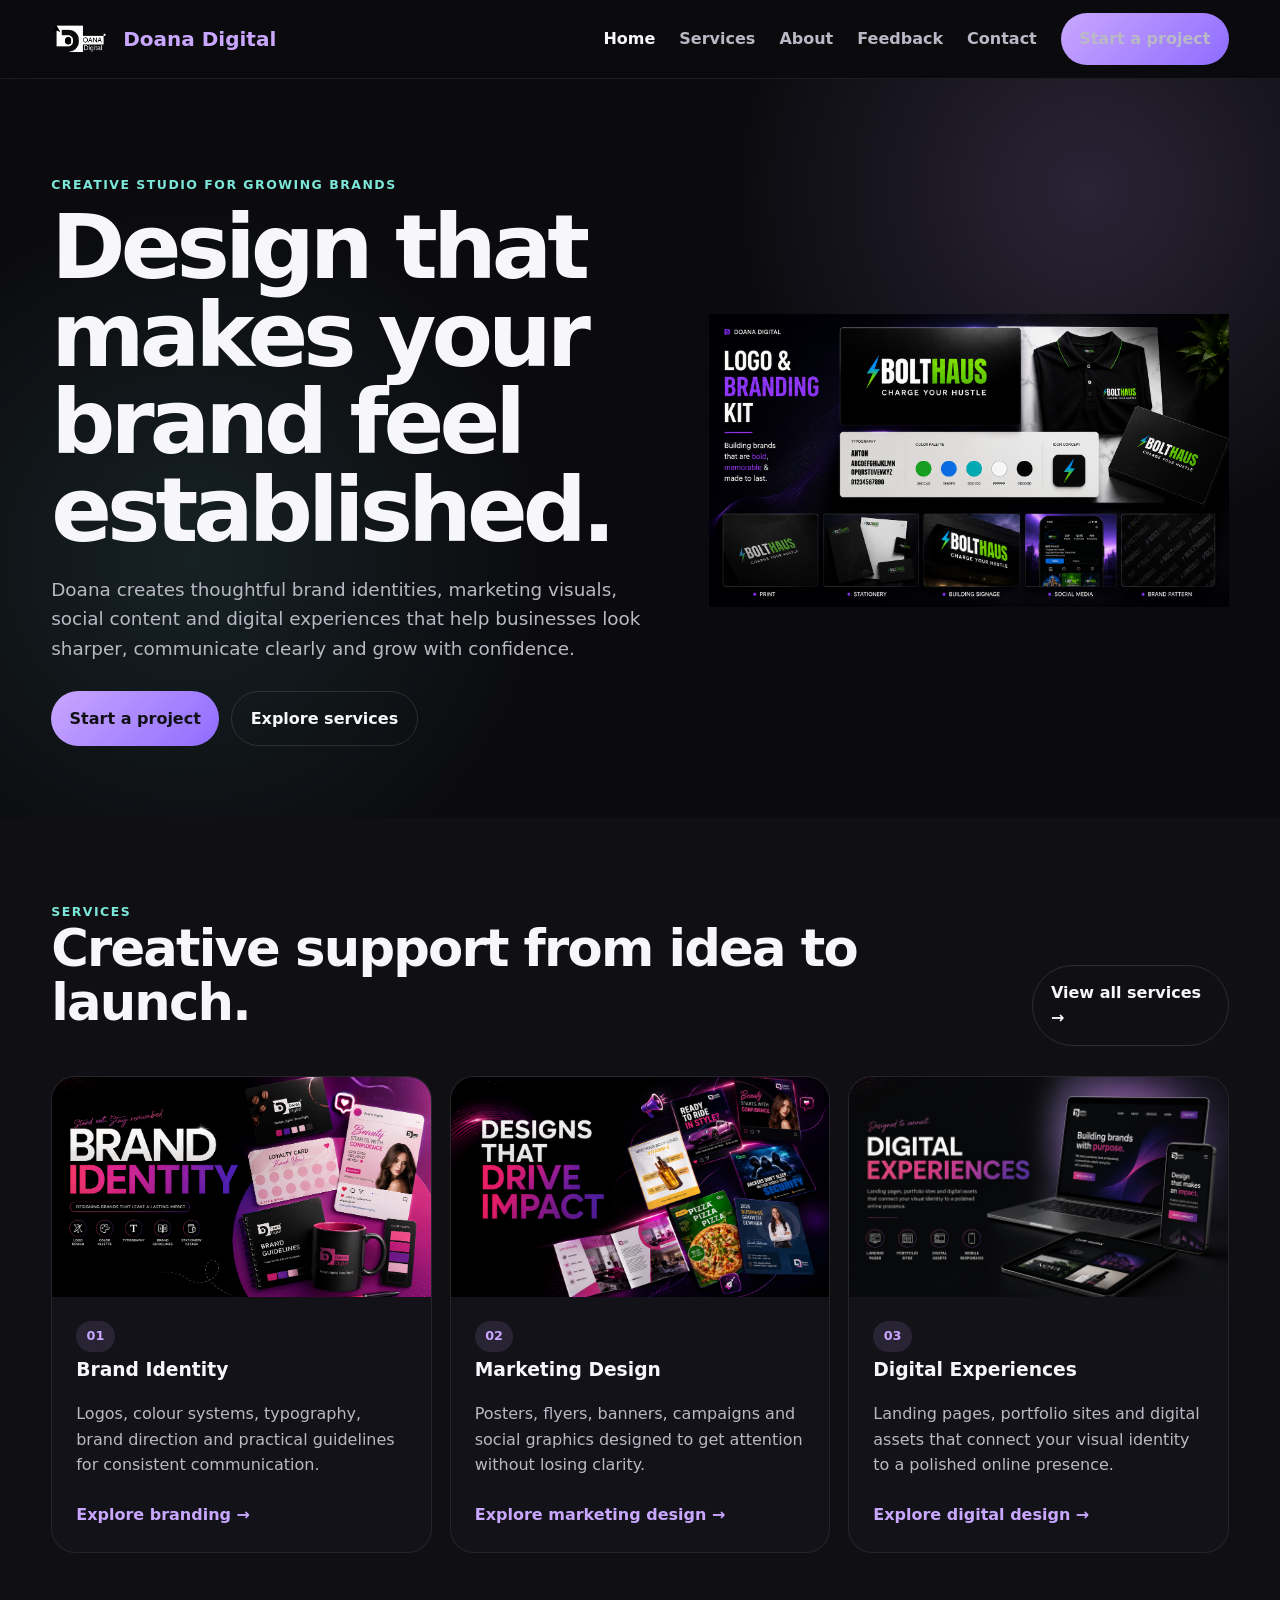
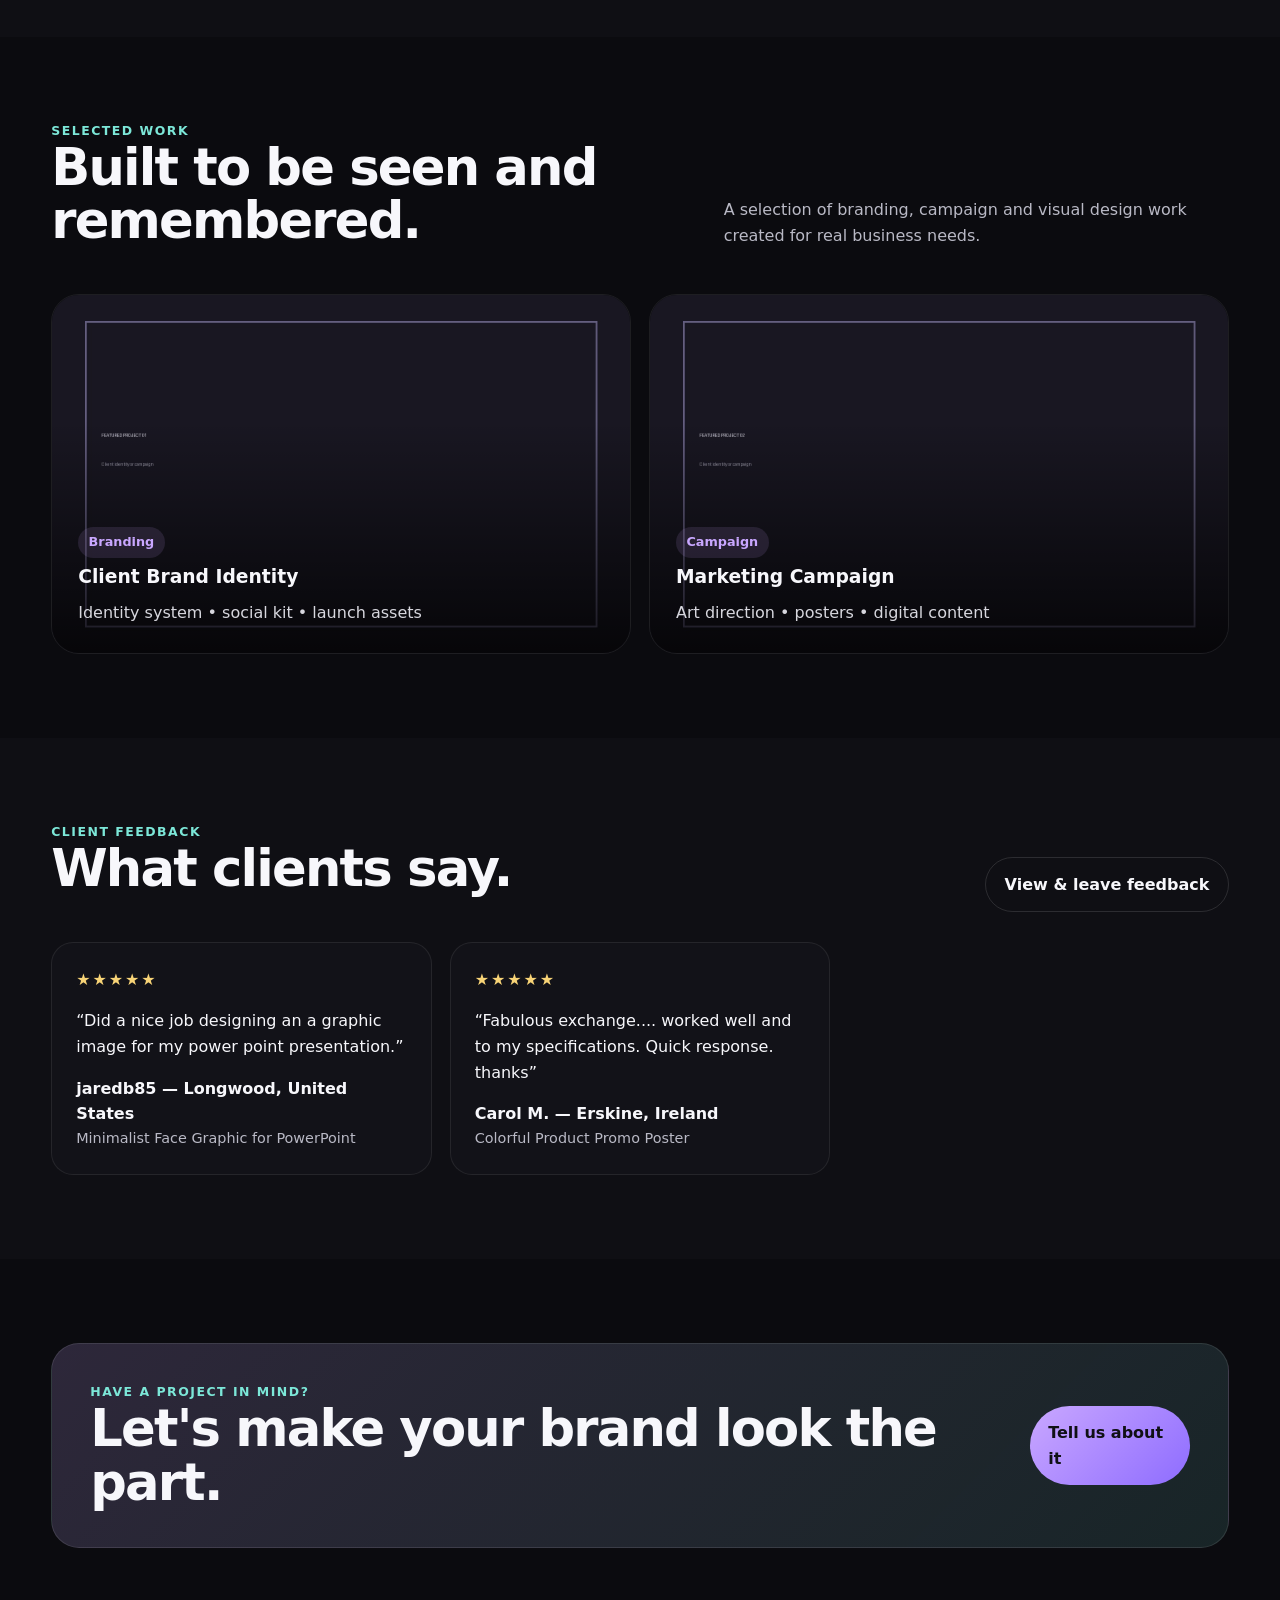
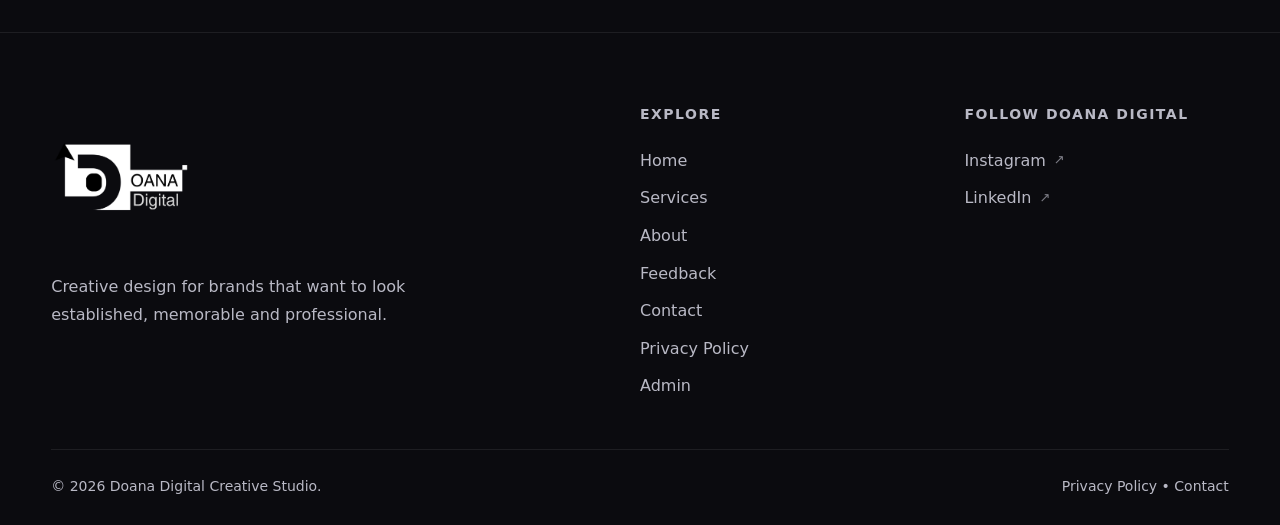
<file: index.html>
<!doctype html>
<html lang="en">

<head>

  <meta charset="utf-8">

  <meta
    name="viewport"
    content="width=device-width, initial-scale=1"
  >

  <meta
    name="description"
    content="Doana Digital is a creative studio helping growing brands with identity, marketing design, social media, print and digital experiences."
  >

  <meta
    name="robots"
    content="index,follow"
  >

  <title>
    Doana Digital — Creative Studio
  </title>

  <link
    rel="stylesheet"
    href="styles.css"
  >

</head>


<body>


<!-- =====================================================
     NAVIGATION
===================================================== -->

<header class="nav">

  <div class="container nav-inner">


    <a
      class="brand"
      href="index.html"
    >

      <img
        src="assets/logo.png"
        alt="Doana Digital logo"
        onerror="this.style.display='none'"
      >

      <span>
        Doana Digital
      </span>

    </a>


    <button
      class="menu-btn"
      aria-label="Open navigation"
      aria-expanded="false"
      type="button"
    >
      ☰
    </button>


    <nav class="nav-links">

      <a
        href="index.html"
        class="active"
      >
        Home
      </a>

      <a href="services.html">
        Services
      </a>

      <a href="about.html">
        About
      </a>

      <a href="feedback.html">
        Feedback
      </a>

      <a href="contact.html">
        Contact
      </a>

      <a
        class="btn btn-primary"
        href="contact.html"
      >
        Start a project
      </a>

    </nav>

  </div>

</header>



<!-- =====================================================
     MAIN
===================================================== -->

<main>


<!-- =====================================================
     HERO
===================================================== -->

<section class="hero">

  <div class="container hero-grid">


    <!-- HERO COPY -->

    <div>

      <div class="kicker">
        Creative studio for growing brands
      </div>


      <h1>
        Design that makes your brand feel established.
      </h1>


      <p class="lead">

        Doana creates thoughtful brand identities,
        marketing visuals, social content and digital
        experiences that help businesses look sharper,
        communicate clearly and grow with confidence.

      </p>


      <div class="hero-actions">

        <a
          class="btn btn-primary"
          href="contact.html"
        >
          Start a project
        </a>


        <a
          class="btn"
          href="#services"
        >
          Explore services
        </a>

      </div>

    </div>



    <!-- HERO SLIDER -->

    <div class="hero-slider">


      <div class="hero-slide active">

        <img
          src="assets/hero/branding.png"
          alt="Doana Digital branding and identity work"
        >

      </div>


      <div class="hero-slide">

        <img
          src="assets/hero/business-cards.png"
          alt="Doana Digital business card design work"
        >

      </div>


      <div class="hero-slide">

        <img
          src="assets/hero/billboards-standees.png"
          alt="Doana Digital billboard and standee designs"
        >

      </div>


      <div class="hero-slide">

        <img
          src="assets/hero/social-media.png"
          alt="Doana Digital social media design work"
        >

      </div>


    </div>


  </div>

</section>



<!-- =====================================================
     SERVICES
===================================================== -->

<section
  class="section section-alt"
  id="services"
>

  <div class="container">


    <div class="section-head">

      <div>

        <div class="kicker">
          Services
        </div>


        <h2>
          Creative support from idea to launch.
        </h2>

      </div>


      <a
        class="btn"
        href="services.html"
      >
        View all services →
      </a>

    </div>



    <div class="cards">


      <!-- BRAND IDENTITY -->

      <article class="card">

        <img
          src="assets/BrandIdentity.png"
          alt="Brand identity design work by Doana Digital"
          loading="lazy"
        >


        <div class="card-body">

          <span class="tag">
            01
          </span>


          <h3>
            Brand Identity
          </h3>


          <p>

            Logos, colour systems, typography,
            brand direction and practical guidelines
            for consistent communication.

          </p>


          <a
            class="service-link"
            href="services.html"
          >
            Explore branding →
          </a>

        </div>

      </article>



      <!-- MARKETING DESIGN -->

      <article class="card">

        <img
          src="assets/MarketingDesign.png"
          alt="Marketing design work by Doana Digital"
          loading="lazy"
        >


        <div class="card-body">

          <span class="tag">
            02
          </span>


          <h3>
            Marketing Design
          </h3>


          <p>

            Posters, flyers, banners, campaigns
            and social graphics designed to get
            attention without losing clarity.

          </p>


          <a
            class="service-link"
            href="services.html"
          >
            Explore marketing design →
          </a>

        </div>

      </article>



      <!-- DIGITAL EXPERIENCES -->

      <article class="card">

        <img
          src="assets/DigitalExperiences.png"
          alt="Digital experience design work by Doana Digital"
          loading="lazy"
        >


        <div class="card-body">

          <span class="tag">
            03
          </span>


          <h3>
            Digital Experiences
          </h3>


          <p>

            Landing pages, portfolio sites and
            digital assets that connect your visual
            identity to a polished online presence.

          </p>


          <a
            class="service-link"
            href="services.html"
          >
            Explore digital design →
          </a>

        </div>

      </article>


    </div>

  </div>

</section>



<!-- =====================================================
     SELECTED WORK
===================================================== -->

<section class="section">

  <div class="container">


    <div class="section-head">

      <div>

        <div class="kicker">
          Selected work
        </div>


        <h2>
          Built to be seen and remembered.
        </h2>

      </div>


      <p>

        A selection of branding, campaign and
        visual design work created for real
        business needs.

      </p>

    </div>



    <div class="work-grid">


      <!-- PROJECT 1 -->

      <article class="work">

        <img
          src="assets/project-1.jpg"
          alt="Doana Digital brand identity project"
          loading="lazy"
        >


        <div class="work-content">

          <span class="tag">
            Branding
          </span>


          <h3>
            Client Brand Identity
          </h3>


          <p>
            Identity system • social kit • launch assets
          </p>

        </div>

      </article>



      <!-- PROJECT 2 -->

      <article class="work">

        <img
          src="assets/project-2.jpg"
          alt="Doana Digital marketing campaign project"
          loading="lazy"
        >


        <div class="work-content">

          <span class="tag">
            Campaign
          </span>


          <h3>
            Marketing Campaign
          </h3>


          <p>
            Art direction • posters • digital content
          </p>

        </div>

      </article>


    </div>


  </div>

</section>



<!-- =====================================================
     CLIENT FEEDBACK
===================================================== -->

<section class="section section-alt">

  <div class="container">


    <div class="section-head">

      <div>

        <div class="kicker">
          Client feedback
        </div>


        <h2>
          What clients say.
        </h2>

      </div>


      <a
        class="btn"
        href="feedback.html"
      >
        View & leave feedback
      </a>

    </div>



    <!--
      script.js loads approved Supabase reviews here.
    -->

    <div
      class="review-grid"
      id="homeReviews"
    >

      <p class="note">
        Loading reviews...
      </p>

    </div>


  </div>

</section>



<!-- =====================================================
     CTA
===================================================== -->

<section class="section">

  <div class="container cta">


    <div>

      <div class="kicker">
        Have a project in mind?
      </div>


      <h2
        style="margin-bottom:0;"
      >
        Let's make your brand look the part.
      </h2>

    </div>


    <a
      class="btn btn-primary"
      href="contact.html"
    >
      Tell us about it
    </a>


  </div>

</section>


</main>



<!-- =====================================================
     FOOTER
===================================================== -->

<footer class="site-footer">

  <div class="container">


    <div class="footer-main">


      <!-- BRAND -->

      <div class="footer-brand">

        <img
          src="assets/logo.png"
          alt="Doana Digital"
          class="footer-logo"
        >


        <p>

          Creative design for brands that want to
          look established, memorable and professional.

        </p>

      </div>



      <!-- WEBSITE LINKS -->

      <div class="footer-links">

        <h4>
          Explore
        </h4>


        <a href="index.html">
          Home
        </a>


        <a href="services.html">
          Services
        </a>


        <a href="about.html">
          About
        </a>


        <a href="feedback.html">
          Feedback
        </a>


        <a href="contact.html">
          Contact
        </a>


        <a href="privacy.html">
          Privacy Policy
        </a>


        <a href="admin.html">
          Admin
        </a>

      </div>



      <!-- SOCIAL MEDIA -->

      <div class="footer-social">

        <h4>
          Follow Doana Digital
        </h4>


        <a
          href="https://www.instagram.com/doana.digital/"
          target="_blank"
          rel="noopener noreferrer"
          aria-label="Doana Digital on Instagram"
        >

          Instagram

          <span>
            ↗
          </span>

        </a>


        <a
          href="https://www.linkedin.com/company/doanadigital"
          target="_blank"
          rel="noopener noreferrer"
          aria-label="Doana Digital on LinkedIn"
        >

          LinkedIn

          <span>
            ↗
          </span>

        </a>

      </div>


    </div>



    <!-- FOOTER BOTTOM -->

    <div class="footer-bottom">


      <div>

        ©
        <span id="year"></span>
        Doana Digital Creative Studio.

      </div>



      <div class="footer-legal">


        <a href="privacy.html">
          Privacy Policy
        </a>


        <span>
          •
        </span>


        <a href="contact.html">
          Contact
        </a>


      </div>


    </div>


  </div>

</footer>



<!-- =====================================================
     JAVASCRIPT
===================================================== -->

<script src="script.js"></script>

<script src="analytics.js"></script>


</body>

</html>
</file>
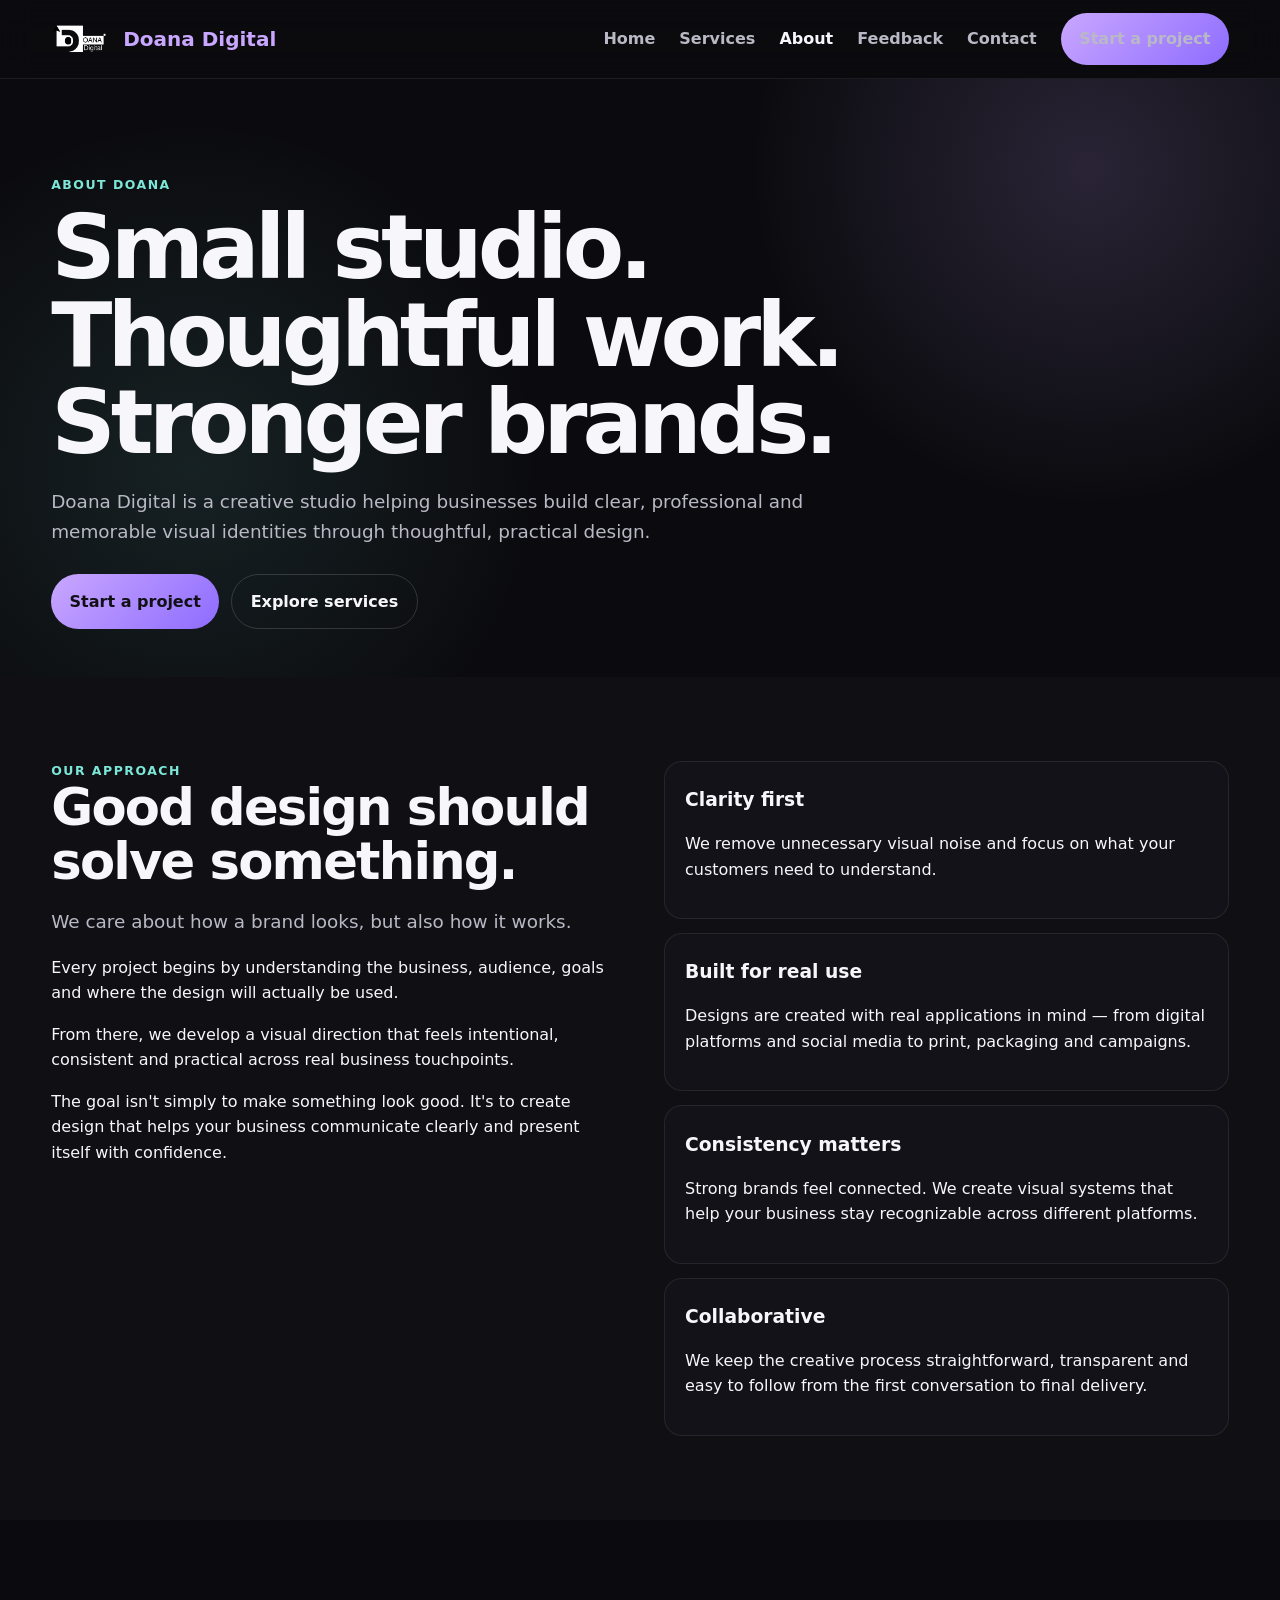
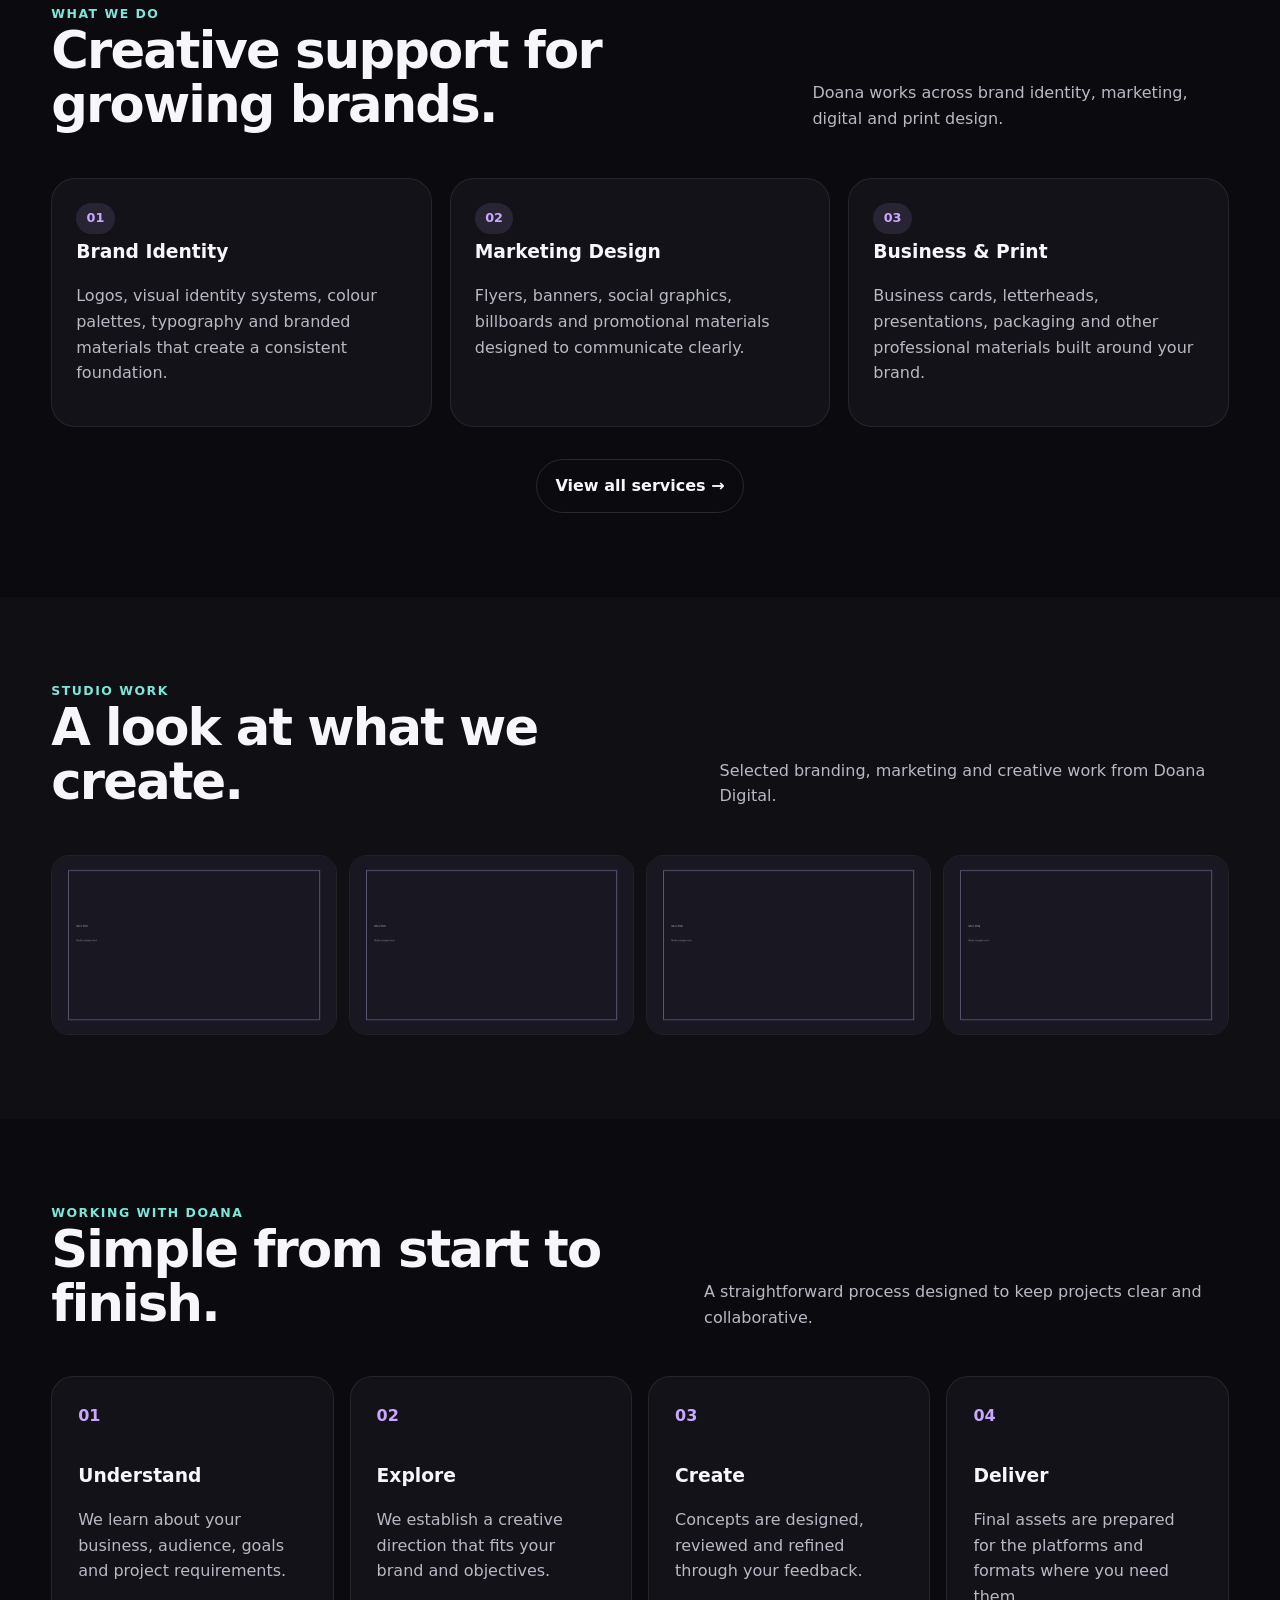
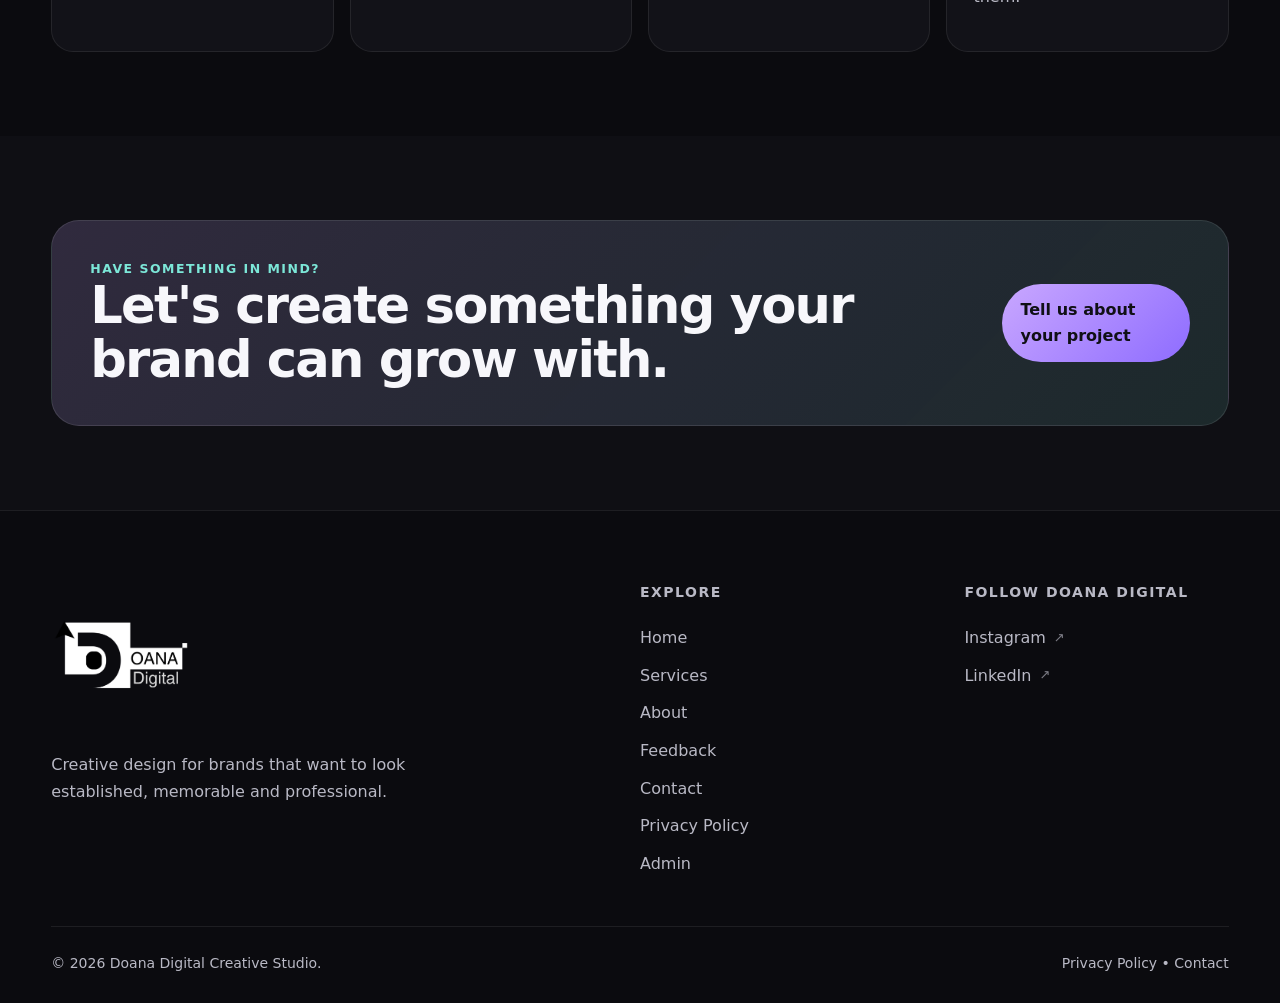
<file: about.html>
<!doctype html>
<html lang="en">

<head>

  <meta charset="utf-8">

  <meta
    name="viewport"
    content="width=device-width, initial-scale=1"
  >

  <meta
    name="description"
    content="Learn about Doana Digital, a creative studio helping businesses build clear, professional and memorable brands through thoughtful design."
  >

  <title>
    About Doana Digital
  </title>

  <link
    rel="stylesheet"
    href="styles.css"
  >

</head>


<body>


<!-- =====================================================
     NAVIGATION
===================================================== -->

<header class="nav">

  <div class="container nav-inner">


    <a
      class="brand"
      href="index.html"
    >

      <img
        src="assets/logo.png"
        alt="Doana Digital logo"
        onerror="this.style.display='none'"
      >

      <span>
        Doana Digital
      </span>

    </a>


    <button
      class="menu-btn"
      aria-label="Open navigation"
      type="button"
    >
      ☰
    </button>


    <nav class="nav-links">

      <a href="index.html">
        Home
      </a>

      <a href="services.html">
        Services
      </a>

      <a
        href="about.html"
        class="active"
      >
        About
      </a>

      <a href="feedback.html">
        Feedback
      </a>

      <a href="contact.html">
        Contact
      </a>

      <a
        class="btn btn-primary"
        href="contact.html"
      >
        Start a project
      </a>

    </nav>

  </div>

</header>



<!-- =====================================================
     MAIN
===================================================== -->

<main>


<!-- =====================================================
     ABOUT HERO
===================================================== -->

<section
  class="hero"
  style="padding-bottom:48px;"
>

  <div class="container">

    <div class="kicker">
      About Doana
    </div>


    <h1 style="max-width:900px;">

      Small studio.
      Thoughtful work.
      Stronger brands.

    </h1>


    <p
      class="lead"
      style="max-width:760px;"
    >

      Doana Digital is a creative studio helping
      businesses build clear, professional and memorable
      visual identities through thoughtful, practical design.

    </p>


    <div class="hero-actions">

      <a
        class="btn btn-primary"
        href="contact.html"
      >
        Start a project
      </a>

      <a
        class="btn btn-secondary"
        href="services.html"
      >
        Explore services
      </a>

    </div>

  </div>

</section>



<!-- =====================================================
     OUR APPROACH
===================================================== -->

<section class="section section-alt">

  <div class="container about-grid">


    <div>

      <div class="kicker">
        Our approach
      </div>


      <h2>
        Good design should solve something.
      </h2>


      <p class="lead">

        We care about how a brand looks, but also
        how it works.

      </p>


      <p>

        Every project begins by understanding the
        business, audience, goals and where the design
        will actually be used.

      </p>


      <p>

        From there, we develop a visual direction that
        feels intentional, consistent and practical
        across real business touchpoints.

      </p>


      <p>

        The goal isn't simply to make something look
        good. It's to create design that helps your
        business communicate clearly and present itself
        with confidence.

      </p>

    </div>



    <!-- VALUES -->

    <div class="values">


      <div class="value">

        <h3>
          Clarity first
        </h3>

        <p>

          We remove unnecessary visual noise and focus
          on what your customers need to understand.

        </p>

      </div>



      <div class="value">

        <h3>
          Built for real use
        </h3>

        <p>

          Designs are created with real applications
          in mind — from digital platforms and social
          media to print, packaging and campaigns.

        </p>

      </div>



      <div class="value">

        <h3>
          Consistency matters
        </h3>

        <p>

          Strong brands feel connected. We create
          visual systems that help your business stay
          recognizable across different platforms.

        </p>

      </div>



      <div class="value">

        <h3>
          Collaborative
        </h3>

        <p>

          We keep the creative process straightforward,
          transparent and easy to follow from the first
          conversation to final delivery.

        </p>

      </div>


    </div>

  </div>

</section>



<!-- =====================================================
     WHAT WE CREATE
===================================================== -->

<section class="section">

  <div class="container">


    <div class="section-head">

      <div>

        <div class="kicker">
          What we do
        </div>


        <h2>
          Creative support for growing brands.
        </h2>

      </div>


      <p>

        Doana works across brand identity,
        marketing, digital and print design.

      </p>

    </div>



    <div class="cards">


      <!-- BRANDING -->

      <article class="card">

        <div class="card-body">

          <span class="tag">
            01
          </span>


          <h3>
            Brand Identity
          </h3>


          <p>

            Logos, visual identity systems, colour
            palettes, typography and branded materials
            that create a consistent foundation.

          </p>

        </div>

      </article>



      <!-- MARKETING -->

      <article class="card">

        <div class="card-body">

          <span class="tag">
            02
          </span>


          <h3>
            Marketing Design
          </h3>


          <p>

            Flyers, banners, social graphics,
            billboards and promotional materials
            designed to communicate clearly.

          </p>

        </div>

      </article>



      <!-- BUSINESS -->

      <article class="card">

        <div class="card-body">

          <span class="tag">
            03
          </span>


          <h3>
            Business & Print
          </h3>


          <p>

            Business cards, letterheads, presentations,
            packaging and other professional materials
            built around your brand.

          </p>

        </div>

      </article>


    </div>


    <div
      style="
        margin-top:32px;
        text-align:center;
      "
    >

      <a
        class="btn"
        href="services.html"
      >
        View all services →
      </a>

    </div>

  </div>

</section>



<!-- =====================================================
     STUDIO GALLERY
===================================================== -->

<section class="section section-alt">

  <div class="container">


    <div class="section-head">

      <div>

        <div class="kicker">
          Studio work
        </div>


        <h2>
          A look at what we create.
        </h2>

      </div>


      <p>

        Selected branding, marketing and creative
        work from Doana Digital.

      </p>

    </div>



    <div class="gallery">


      <img
        src="assets/gallery-1.jpg"
        alt="Brand identity design by Doana Digital"
        loading="lazy"
      >


      <img
        src="assets/gallery-2.jpg"
        alt="Marketing design by Doana Digital"
        loading="lazy"
      >


      <img
        src="assets/gallery-3.jpg"
        alt="Creative design project by Doana Digital"
        loading="lazy"
      >


      <img
        src="assets/gallery-4.jpg"
        alt="Doana Digital portfolio project"
        loading="lazy"
      >


    </div>

  </div>

</section>



<!-- =====================================================
     PROCESS
===================================================== -->

<section class="section">

  <div class="container">


    <div class="section-head">

      <div>

        <div class="kicker">
          Working with Doana
        </div>


        <h2>
          Simple from start to finish.
        </h2>

      </div>


      <p>

        A straightforward process designed to keep
        projects clear and collaborative.

      </p>

    </div>



    <div class="process-grid">


      <article class="process-card">

        <span>
          01
        </span>

        <h3>
          Understand
        </h3>

        <p>

          We learn about your business, audience,
          goals and project requirements.

        </p>

      </article>



      <article class="process-card">

        <span>
          02
        </span>

        <h3>
          Explore
        </h3>

        <p>

          We establish a creative direction that
          fits your brand and objectives.

        </p>

      </article>



      <article class="process-card">

        <span>
          03
        </span>

        <h3>
          Create
        </h3>

        <p>

          Concepts are designed, reviewed and
          refined through your feedback.

        </p>

      </article>



      <article class="process-card">

        <span>
          04
        </span>

        <h3>
          Deliver
        </h3>

        <p>

          Final assets are prepared for the
          platforms and formats where you need them.

        </p>

      </article>


    </div>

  </div>

</section>



<!-- =====================================================
     CTA
===================================================== -->

<section class="section section-alt">

  <div class="container">


    <div class="cta">


      <div>

        <div class="kicker">
          Have something in mind?
        </div>


        <h2 style="margin-bottom:0;">

          Let's create something
          your brand can grow with.

        </h2>

      </div>


      <a
        class="btn btn-primary"
        href="contact.html"
      >
        Tell us about your project
      </a>


    </div>

  </div>

</section>


</main>



<!-- =====================================================
     FOOTER
===================================================== -->

<footer class="site-footer">

  <div class="container">


    <div class="footer-main">



      <!-- BRAND -->

      <div class="footer-brand">

        <img
          src="assets/logo.png"
          alt="Doana Digital"
          class="footer-logo"
        >


        <p>

          Creative design for brands that want to
          look established, memorable and professional.

        </p>

      </div>



      <!-- WEBSITE LINKS -->

      <div class="footer-links">

        <h4>
          Explore
        </h4>


        <a href="index.html">
          Home
        </a>


        <a href="services.html">
          Services
        </a>


        <a href="about.html">
          About
        </a>


        <a href="feedback.html">
          Feedback
        </a>


        <a href="contact.html">
          Contact
        </a>


        <a href="privacy.html">
          Privacy Policy
        </a>


        <a href="admin.html">
          Admin
        </a>

      </div>



      <!-- SOCIAL MEDIA -->

      <div class="footer-social">

        <h4>
          Follow Doana Digital
        </h4>


        <a
          href="https://www.instagram.com/doana.digital/"
          target="_blank"
          rel="noopener noreferrer"
          aria-label="Doana Digital on Instagram"
        >
          Instagram

          <span>
            ↗
          </span>
        </a>


        <a
          href="https://www.linkedin.com/company/doanadigital"
          target="_blank"
          rel="noopener noreferrer"
          aria-label="Doana Digital on LinkedIn"
        >
          LinkedIn

          <span>
            ↗
          </span>
        </a>

      </div>


    </div>



    <!-- FOOTER BOTTOM -->

    <div class="footer-bottom">


      <div>

        ©
        <span id="year"></span>
        Doana Digital Creative Studio.

      </div>


      <div class="footer-legal">


        <a href="privacy.html">
          Privacy Policy
        </a>


        <span>
          •
        </span>


        <a href="contact.html">
          Contact
        </a>


      </div>


    </div>


  </div>

</footer>



<!-- =====================================================
     JAVASCRIPT
===================================================== -->

<script src="script.js"></script>

<script src="analytics.js"></script>


</body>

</html>
</file>
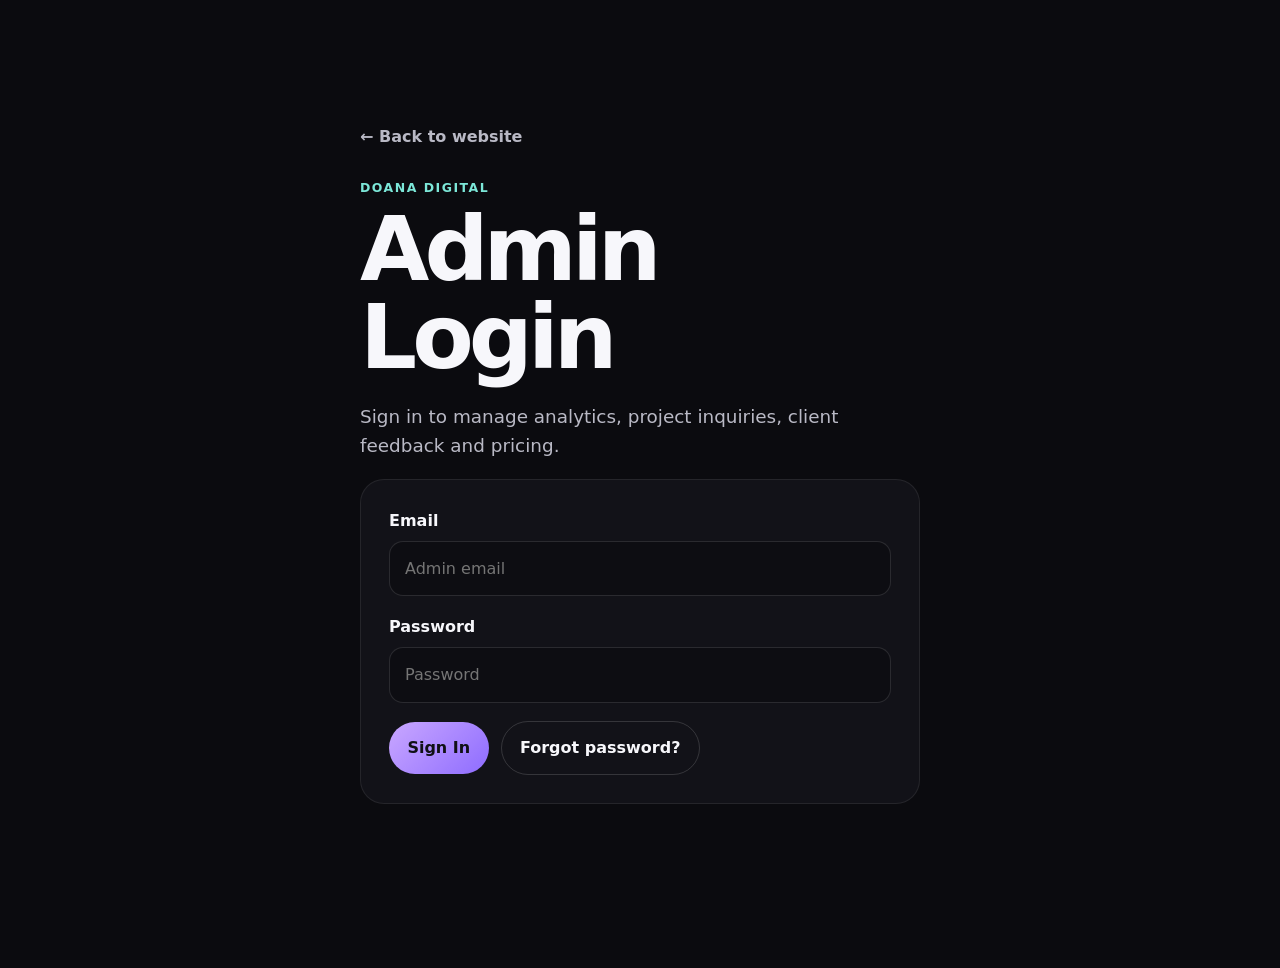
<file: admin.html>
<!doctype html>
<html lang="en">

<head>

  <meta charset="utf-8">

  <meta
    name="viewport"
    content="width=device-width, initial-scale=1"
  >

  <meta
    name="description"
    content="Private administration area for Doana Digital."
  >

  <meta
    name="robots"
    content="noindex,nofollow"
  >

  <title>
    Doana Digital — Admin
  </title>

  <link
    rel="stylesheet"
    href="styles.css"
  >

</head>


<body>


<main class="section">

  <div
    class="container"
    style="max-width:1180px;"
  >



    <!-- =====================================================
         LOGIN
    ====================================================== -->

    <section
      id="adminLogin"
      class="admin-login-section"
    >

      <div
        style="
          max-width:560px;
          margin:0 auto;
        "
      >


        <a
          href="index.html"
          class="admin-back-link"
        >
          ← Back to website
        </a>


        <div class="kicker">
          Doana Digital
        </div>


        <h1>
          Admin Login
        </h1>


        <p class="lead">

          Sign in to manage analytics,
          project inquiries, client feedback
          and pricing.

        </p>



        <form id="adminLoginForm">


          <label for="adminEmail">
            Email
          </label>


          <input
            id="adminEmail"
            name="email"
            type="email"
            autocomplete="username"
            required
            placeholder="Admin email"
          >



          <label for="adminPassword">
            Password
          </label>


          <input
            id="adminPassword"
            name="password"
            type="password"
            autocomplete="current-password"
            minlength="8"
            required
            placeholder="Password"
          >



          <div class="admin-login-actions">


            <button
              id="adminLoginButton"
              class="btn btn-primary"
              type="submit"
            >
              Sign In
            </button>


            <button
              id="forgotPassword"
              class="btn btn-secondary"
              type="button"
            >
              Forgot password?
            </button>


          </div>



          <div
            id="adminLoginMessage"
            class="success"
            role="status"
            aria-live="polite"
          ></div>



          <div
            id="resetMessage"
            class="success"
            role="status"
            aria-live="polite"
          ></div>


        </form>


      </div>

    </section>



    <!-- =====================================================
         DASHBOARD
    ====================================================== -->

    <section
      id="adminDashboard"
      style="display:none;"
    >



      <!-- HEADER -->

      <div class="admin-header">


        <div>

          <div class="kicker">
            Doana Administration
          </div>


          <h1>
            Dashboard
          </h1>


          <p class="lead">

            Monitor activity, manage leads,
            moderate reviews and control pricing.

          </p>

        </div>



        <div class="admin-header-actions">


          <a
            href="index.html"
            class="btn btn-secondary"
          >
            ← View Website
          </a>


          <button
            id="adminLogout"
            class="btn btn-secondary"
            type="button"
          >
            Sign Out
          </button>


        </div>


      </div>



      <!-- =====================================================
           MAIN TABS
      ====================================================== -->

      <div class="admin-main-tabs">


        <button
          id="analyticsTab"
          class="btn admin-main-tab active"
          type="button"
        >
          Analytics
        </button>


        <button
          id="inquiriesTab"
          class="btn admin-main-tab"
          type="button"
        >
          Contact Inquiries
        </button>

        <button
            id="projectManagementTab"
            class="btn admin-main-tab"
            type="button"
        >
        Leads & Projects
        </button>

        <button
          id="reviewsTab"
          class="btn admin-main-tab"
          type="button"
        >
          Client Reviews
        </button>


        <button
          id="pricingTab"
          class="btn admin-main-tab"
          type="button"
        >
          Pricing
        </button>


      </div>



      <!-- =====================================================
           ANALYTICS PANEL
      ====================================================== -->

      <section
        id="analyticsPanel"
        class="admin-panel"
      >


        <div class="section-head">

          <div>

            <div class="kicker">
              Website Activity
            </div>

            <h2>
              Analytics
            </h2>

          </div>


          <p>

            Understand how visitors are finding
            and using the Doana Digital website.

          </p>

        </div>



        <div class="analytics-summary">


          <article class="analytics-card">

            <span class="analytics-label">
              Total Page Views
            </span>

            <strong
              id="totalPageViews"
              class="analytics-number"
            >
              —
            </strong>

          </article>



          <article class="analytics-card">

            <span class="analytics-label">
              Unique Visitors
            </span>

            <strong
              id="uniqueVisitors"
              class="analytics-number"
            >
              —
            </strong>

          </article>



          <article class="analytics-card">

            <span class="analytics-label">
              Today
            </span>

            <strong
              id="todayViews"
              class="analytics-number"
            >
              —
            </strong>

          </article>



          <article class="analytics-card">

            <span class="analytics-label">
              Last 7 Days
            </span>

            <strong
              id="weekViews"
              class="analytics-number"
            >
              —
            </strong>

          </article>


        </div>



        <div class="analytics-grid">


          <article class="analytics-panel-card">

            <div class="analytics-panel-header">

              <span class="analytics-small-label">
                Content
              </span>

              <h3>
                Top Pages
              </h3>

            </div>

            <div id="topPages">

              <p class="note">
                Loading...
              </p>

            </div>

          </article>



          <article class="analytics-panel-card">

            <div class="analytics-panel-header">

              <span class="analytics-small-label">
                Location
              </span>

              <h3>
                Visitors by Country
              </h3>

            </div>

            <div id="countryAnalytics">

              <p class="note">
                Loading...
              </p>

            </div>

          </article>



          <article class="analytics-panel-card">

            <div class="analytics-panel-header">

              <span class="analytics-small-label">
                Acquisition
              </span>

              <h3>
                Traffic Sources
              </h3>

            </div>

            <div id="trafficSources">

              <p class="note">
                Loading...
              </p>

            </div>

          </article>



          <article class="analytics-panel-card">

            <div class="analytics-panel-header">

              <span class="analytics-small-label">
                Activity
              </span>

              <h3>
                Recent Visits
              </h3>

            </div>

            <div id="recentVisits">

              <p class="note">
                Loading...
              </p>

            </div>

          </article>


        </div>


      </section>



      <!-- =====================================================
           CONTACT INQUIRIES
      ====================================================== -->

      <section
        id="inquiriesPanel"
        class="admin-panel"
        style="display:none;"
      >


        <div class="section-head">

          <div>

            <div class="kicker">
              Leads
            </div>

            <h2>
              Contact Inquiries
            </h2>

          </div>


          <p>

            View project requests,
            contact potential clients
            and track each inquiry.

          </p>

        </div>



        <div class="admin-summary">


          <article class="admin-summary-card">

            <span class="admin-summary-label">
              New
            </span>

            <strong
              id="newInquiryCount"
              class="admin-summary-number"
            >
              —
            </strong>

          </article>



          <article class="admin-summary-card">

            <span class="admin-summary-label">
              Contacted
            </span>

            <strong
              id="contactedInquiryCount"
              class="admin-summary-number"
            >
              —
            </strong>

          </article>



          <article class="admin-summary-card">

            <span class="admin-summary-label">
              Closed
            </span>

            <strong
              id="closedInquiryCount"
              class="admin-summary-number"
            >
              —
            </strong>

          </article>


        </div>



        <div class="admin-filters">


          <button
            class="btn inquiry-filter active"
            data-inquiry-status="new"
            type="button"
          >
            New
          </button>


          <button
            class="btn inquiry-filter"
            data-inquiry-status="contacted"
            type="button"
          >
            Contacted
          </button>


          <button
            class="btn inquiry-filter"
            data-inquiry-status="closed"
            type="button"
          >
            Closed
          </button>


          <button
            class="btn inquiry-filter"
            data-inquiry-status="all"
            type="button"
          >
            All
          </button>


        </div>



        <div
          id="inquiryActionMessage"
          class="success"
        ></div>


        <div id="adminInquiryList">

          <p class="note">
            Loading inquiries...
          </p>

        </div>


      </section>

<!-- =====================================================
     LEADS & PROJECTS
===================================================== -->

<section
  id="projectManagementPanel"
  class="admin-panel"
  style="display:none;"
>


  <!-- =================================================
       HEADER
  ================================================== -->

  <div class="section-head">

    <div>

      <div class="kicker">
        Client pipeline
      </div>

      <h2>
        Leads & Projects
      </h2>

    </div>


    <p>
      Track opportunities from first contact
      through active project delivery.
    </p>

  </div>



  <!-- =================================================
       SUMMARY
  ================================================== -->

  <div class="admin-summary">


    <div class="admin-summary-card">

      <span class="admin-summary-label">
        Open Leads
      </span>

      <strong
        id="pipelineOpenLeads"
        class="admin-summary-number"
      >
        —
      </strong>

    </div>



    <div class="admin-summary-card">

      <span class="admin-summary-label">
        Follow-ups Due
      </span>

      <strong
        id="pipelineFollowUps"
        class="admin-summary-number"
      >
        —
      </strong>

    </div>



    <div class="admin-summary-card">

      <span class="admin-summary-label">
        Active Projects
      </span>

      <strong
        id="pipelineActiveProjects"
        class="admin-summary-number"
      >
        —
      </strong>

    </div>



    <div class="admin-summary-card">

      <span class="admin-summary-label">
        Completed
      </span>

      <strong
        id="pipelineCompletedProjects"
        class="admin-summary-number"
      >
        —
      </strong>

    </div>


  </div>



  <!-- =================================================
       SUB TABS
  ================================================== -->

  <div class="admin-filters">

    <button
      id="leadPipelineButton"
      class="btn pipeline-view active"
      type="button"
      data-pipeline-view="leads"
    >
      Leads
    </button>


    <button
      id="projectPipelineButton"
      class="btn pipeline-view"
      type="button"
      data-pipeline-view="projects"
    >
      Projects
    </button>

  </div>



  <!-- =================================================
       MESSAGE
  ================================================== -->

  <div
    id="pipelineMessage"
    class="success"
    role="status"
    aria-live="polite"
  ></div>



  <!-- =================================================
       LEADS
  ================================================== -->

  <section id="pipelineLeadsView">


    <div class="pipeline-toolbar">

      <input
        id="pipelineLeadSearch"
        type="search"
        placeholder="Search name, email, business or service..."
        aria-label="Search leads"
      >


      <select
        id="pipelineLeadStage"
        aria-label="Filter leads by stage"
      >

        <option value="all">
          All stages
        </option>

        <option value="new">
          New
        </option>

        <option value="contacted">
          Contacted
        </option>

        <option value="qualified">
          Qualified
        </option>

        <option value="quote_sent">
          Quote Sent
        </option>

        <option value="accepted">
          Accepted
        </option>

        <option value="lost">
          Lost
        </option>

      </select>


      <button
        id="pipelineRefreshLeads"
        class="btn"
        type="button"
      >
        Refresh
      </button>

    </div>


    <div id="pipelineLeadList">

      <p class="note">
        Loading leads...
      </p>

    </div>


  </section>



  <!-- =================================================
       PROJECTS
  ================================================== -->

  <section
    id="pipelineProjectsView"
    style="display:none;"
  >


    <div class="pipeline-toolbar">

      <input
        id="pipelineProjectSearch"
        type="search"
        placeholder="Search projects or clients..."
        aria-label="Search projects"
      >


      <select
        id="pipelineProjectStatus"
        aria-label="Filter projects by status"
      >

        <option value="all">
          All statuses
        </option>

        <option value="planned">
          Planned
        </option>

        <option value="in_progress">
          In Progress
        </option>

        <option value="review">
          Client Review
        </option>

        <option value="on_hold">
          On Hold
        </option>

        <option value="completed">
          Completed
        </option>

        <option value="cancelled">
          Cancelled
        </option>

      </select>


      <button
        id="pipelineRefreshProjects"
        class="btn"
        type="button"
      >
        Refresh
      </button>

    </div>


    <div id="pipelineProjectList">

      <p class="note">
        Loading projects...
      </p>

    </div>


  </section>


</section>



<!-- =====================================================
     CREATE PROJECT MODAL
===================================================== -->

<div
  id="projectCreateModal"
  class="pipeline-modal"
  style="display:none;"
  aria-hidden="true"
>


  <div class="pipeline-modal-backdrop"></div>


  <div
    class="pipeline-modal-dialog"
    role="dialog"
    aria-modal="true"
    aria-labelledby="projectModalTitle"
  >


    <div class="pipeline-modal-header">

      <div>

        <div class="kicker">
          Convert lead
        </div>

        <h2 id="projectModalTitle">
          Create Project
        </h2>

      </div>


      <button
        id="projectModalClose"
        class="btn"
        type="button"
        aria-label="Close project dialog"
      >
        ×
      </button>

    </div>



    <form id="projectCreateForm">


      <input
        id="projectInquiryId"
        type="hidden"
      >



      <label for="projectName">
        Project Name *
      </label>

      <input
        id="projectName"
        type="text"
        required
        maxlength="200"
      >



      <label for="projectClientName">
        Client Name *
      </label>

      <input
        id="projectClientName"
        type="text"
        required
        maxlength="120"
      >



      <label for="projectClientEmail">
        Client Email *
      </label>

      <input
        id="projectClientEmail"
        type="email"
        required
        maxlength="254"
      >



      <label for="projectBusiness">
        Business
      </label>

      <input
        id="projectBusiness"
        type="text"
        maxlength="160"
      >



      <label for="projectService">
        Service *
      </label>

      <input
        id="projectService"
        type="text"
        required
        maxlength="160"
      >



      <div class="pipeline-form-grid">


        <div>

          <label for="projectPrice">
            Quoted Price
          </label>

          <input
            id="projectPrice"
            type="number"
            min="0"
            step="0.01"
          >

        </div>



        <div>

          <label for="projectCurrency">
            Currency
          </label>

          <select id="projectCurrency">

            <option value="CAD">
              CAD
            </option>

            <option value="USD">
              USD
            </option>

            <option value="GBP">
              GBP
            </option>

            <option value="EUR">
              EUR
            </option>

            <option value="INR">
              INR
            </option>

            <option value="AUD">
              AUD
            </option>

          </select>

        </div>


      </div>



      <div class="pipeline-form-grid">


        <div>

          <label for="projectStartDate">
            Start Date
          </label>

          <input
            id="projectStartDate"
            type="date"
          >

        </div>



        <div>

          <label for="projectDueDate">
            Due Date
          </label>

          <input
            id="projectDueDate"
            type="date"
          >

        </div>


      </div>



      <label for="projectNotes">
        Project Notes
      </label>

      <textarea
        id="projectNotes"
        rows="6"
        maxlength="10000"
      ></textarea>



      <div class="pipeline-modal-actions">

        <button
          id="projectCreateCancel"
          class="btn"
          type="button"
        >
          Cancel
        </button>


        <button
          id="projectCreateSubmit"
          class="btn btn-primary"
          type="submit"
        >
          Create Project
        </button>

      </div>


    </form>


  </div>

</div>

      <!-- =====================================================
           REVIEWS
      ====================================================== -->

      <section
        id="reviewsPanel"
        class="admin-panel"
        style="display:none;"
      >


        <div class="section-head">

          <div>

            <div class="kicker">
              Feedback Moderation
            </div>

            <h2>
              Client Reviews
            </h2>

          </div>


          <p>

            Approve genuine client feedback
            before displaying it publicly.

          </p>

        </div>



        <div class="admin-summary">


          <article class="admin-summary-card">

            <span class="admin-summary-label">
              Pending
            </span>

            <strong
              id="pendingCount"
              class="admin-summary-number"
            >
              —
            </strong>

          </article>


          <article class="admin-summary-card">

            <span class="admin-summary-label">
              Approved
            </span>

            <strong
              id="approvedCount"
              class="admin-summary-number"
            >
              —
            </strong>

          </article>


          <article class="admin-summary-card">

            <span class="admin-summary-label">
              Rejected
            </span>

            <strong
              id="rejectedCount"
              class="admin-summary-number"
            >
              —
            </strong>

          </article>


        </div>



        <div class="admin-filters">


          <button
            class="btn admin-filter active"
            data-status="pending"
            type="button"
          >
            Pending
          </button>


          <button
            class="btn admin-filter"
            data-status="approved"
            type="button"
          >
            Approved
          </button>


          <button
            class="btn admin-filter"
            data-status="rejected"
            type="button"
          >
            Rejected
          </button>


          <button
            class="btn admin-filter"
            data-status="all"
            type="button"
          >
            All
          </button>


        </div>



        <div
          id="adminActionMessage"
          class="success"
        ></div>


        <div id="adminReviewList">

          <p class="note">
            Loading reviews...
          </p>

        </div>


      </section>



      <!-- =====================================================
           PRICING
      ====================================================== -->

      <section
        id="pricingPanel"
        class="admin-panel"
        style="display:none;"
      >


        <div class="section-head">

          <div>

            <div class="kicker">
              Business Settings
            </div>

            <h2>
              Pricing
            </h2>

          </div>


          <p>

            Manage Canadian base prices
            and country pricing.

          </p>

        </div>



        <div
          id="pricingAdminMessage"
          class="success"
        ></div>



        <!-- SERVICE PRICES -->

        <div class="pricing-admin-section">


          <div class="pricing-admin-heading">

            <div>

              <h3>
                Service Base Prices
              </h3>

              <p class="note">
                Master prices are stored in USD.
              </p>

            </div>

          </div>


          <div
            id="adminServicePricing"
            class="pricing-admin-grid"
          >

            <p class="note">
              Loading service prices...
            </p>

          </div>


        </div>



        <!-- COUNTRY SETTINGS -->

        <div class="pricing-admin-section">


          <div class="pricing-admin-heading">

            <div>

              <h3>
                Country Pricing
              </h3>

              <p class="note">

                Set the currency and pricing
                multiplier for each country.

              </p>

            </div>

          </div>


          <div
            id="adminRegionPricing"
            class="pricing-region-list"
          >

            <p class="note">
              Loading countries...
            </p>

          </div>


        </div>



        <!-- PRICE OVERRIDES -->

        <div class="pricing-admin-section">


          <div class="pricing-admin-heading">

            <div>

              <h3>
                Country Specific Prices
              </h3>

              <p class="note">

                Optional. Set an exact service
                price for a specific country.

              </p>

            </div>

          </div>



          <div class="pricing-override-form">


            <div>

              <label for="overrideService">
                Service
              </label>

              <select id="overrideService">
              </select>

            </div>



            <div>

              <label for="overrideCountry">
                Country
              </label>

              <select id="overrideCountry">
              </select>

            </div>



            <div>

              <label for="overridePrice">
                Local Price
              </label>

              <input
                id="overridePrice"
                type="number"
                min="0"
                step="0.01"
                placeholder="0.00"
              >

            </div>



            <button
              id="saveOverride"
              class="btn btn-primary"
              type="button"
            >
              Save Override
            </button>


          </div>



          <div
            id="adminPricingOverrides"
            class="pricing-override-list"
          >

            <p class="note">
              Loading overrides...
            </p>

          </div>


        </div>


      </section>


    </section>


  </div>

</main>


<script src="admin.js"></script>

<script src="project-management.js"></script>


</body>

</html>
</file>
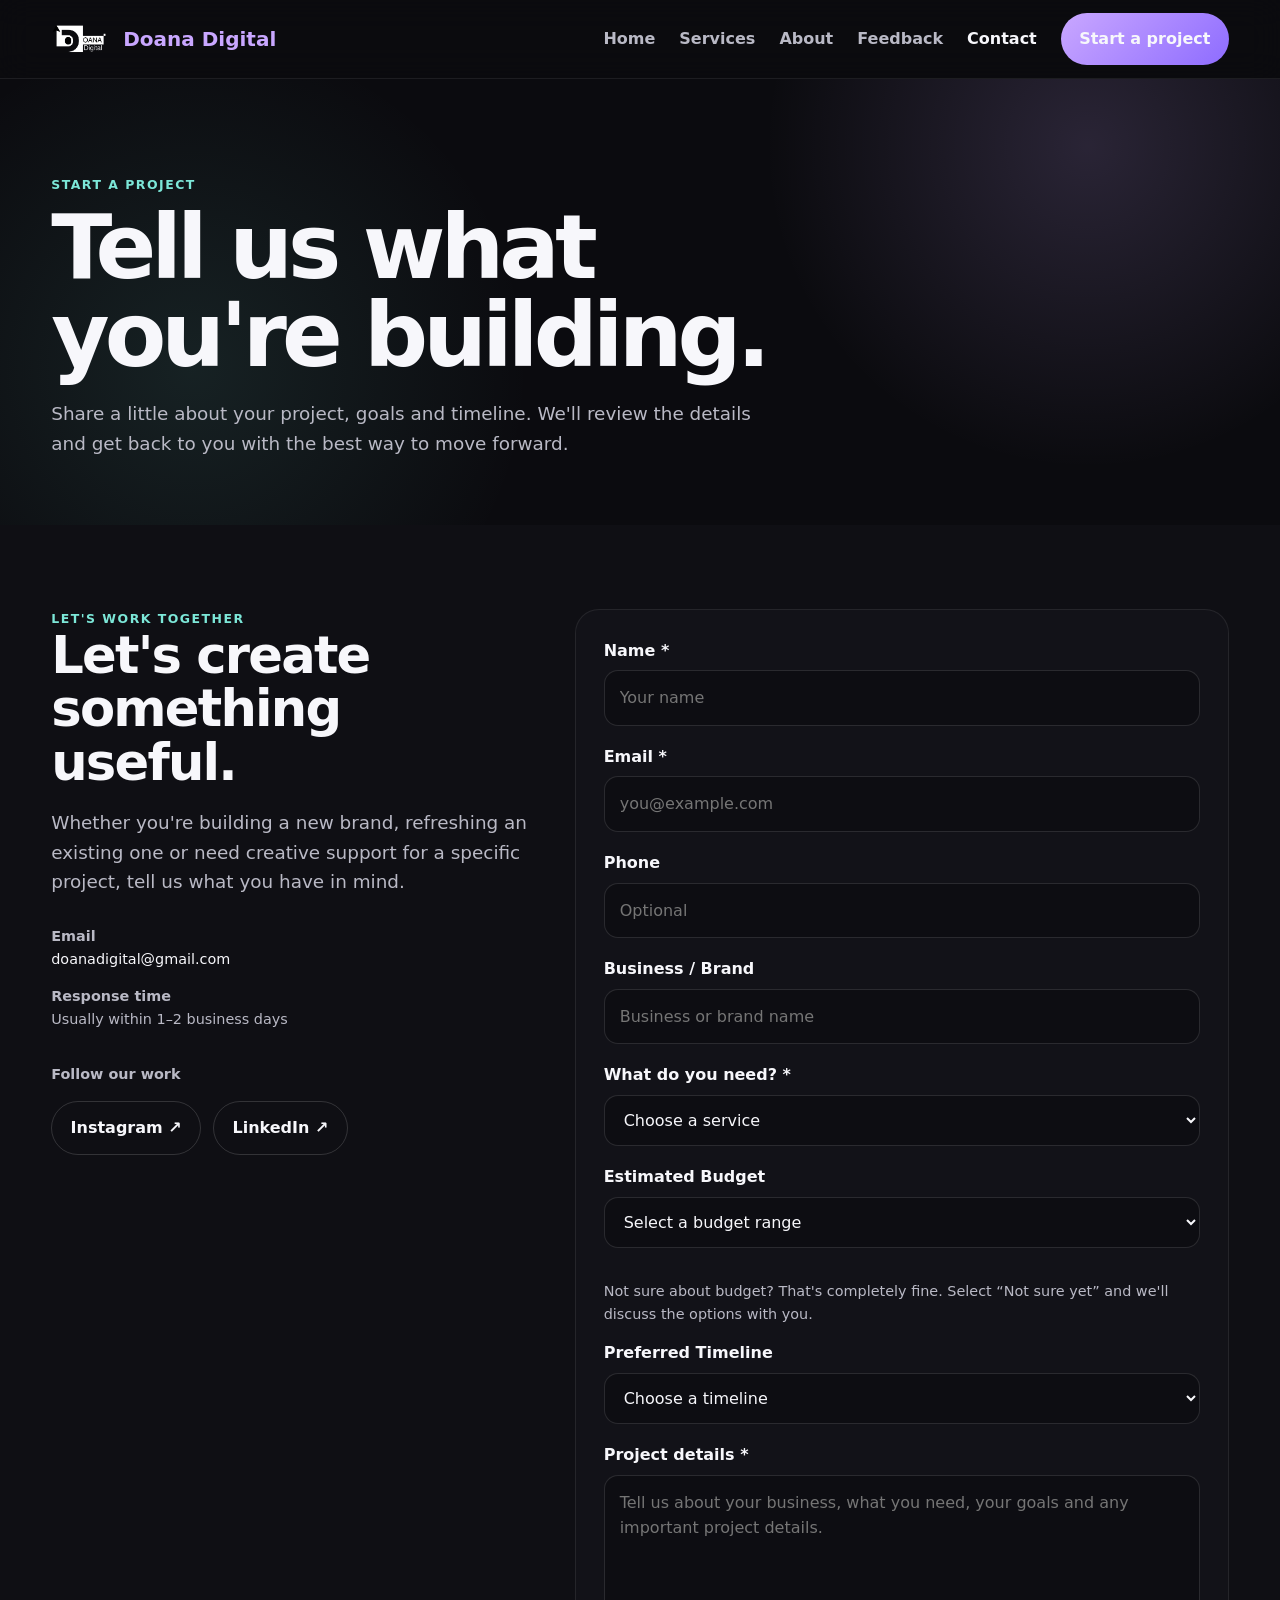
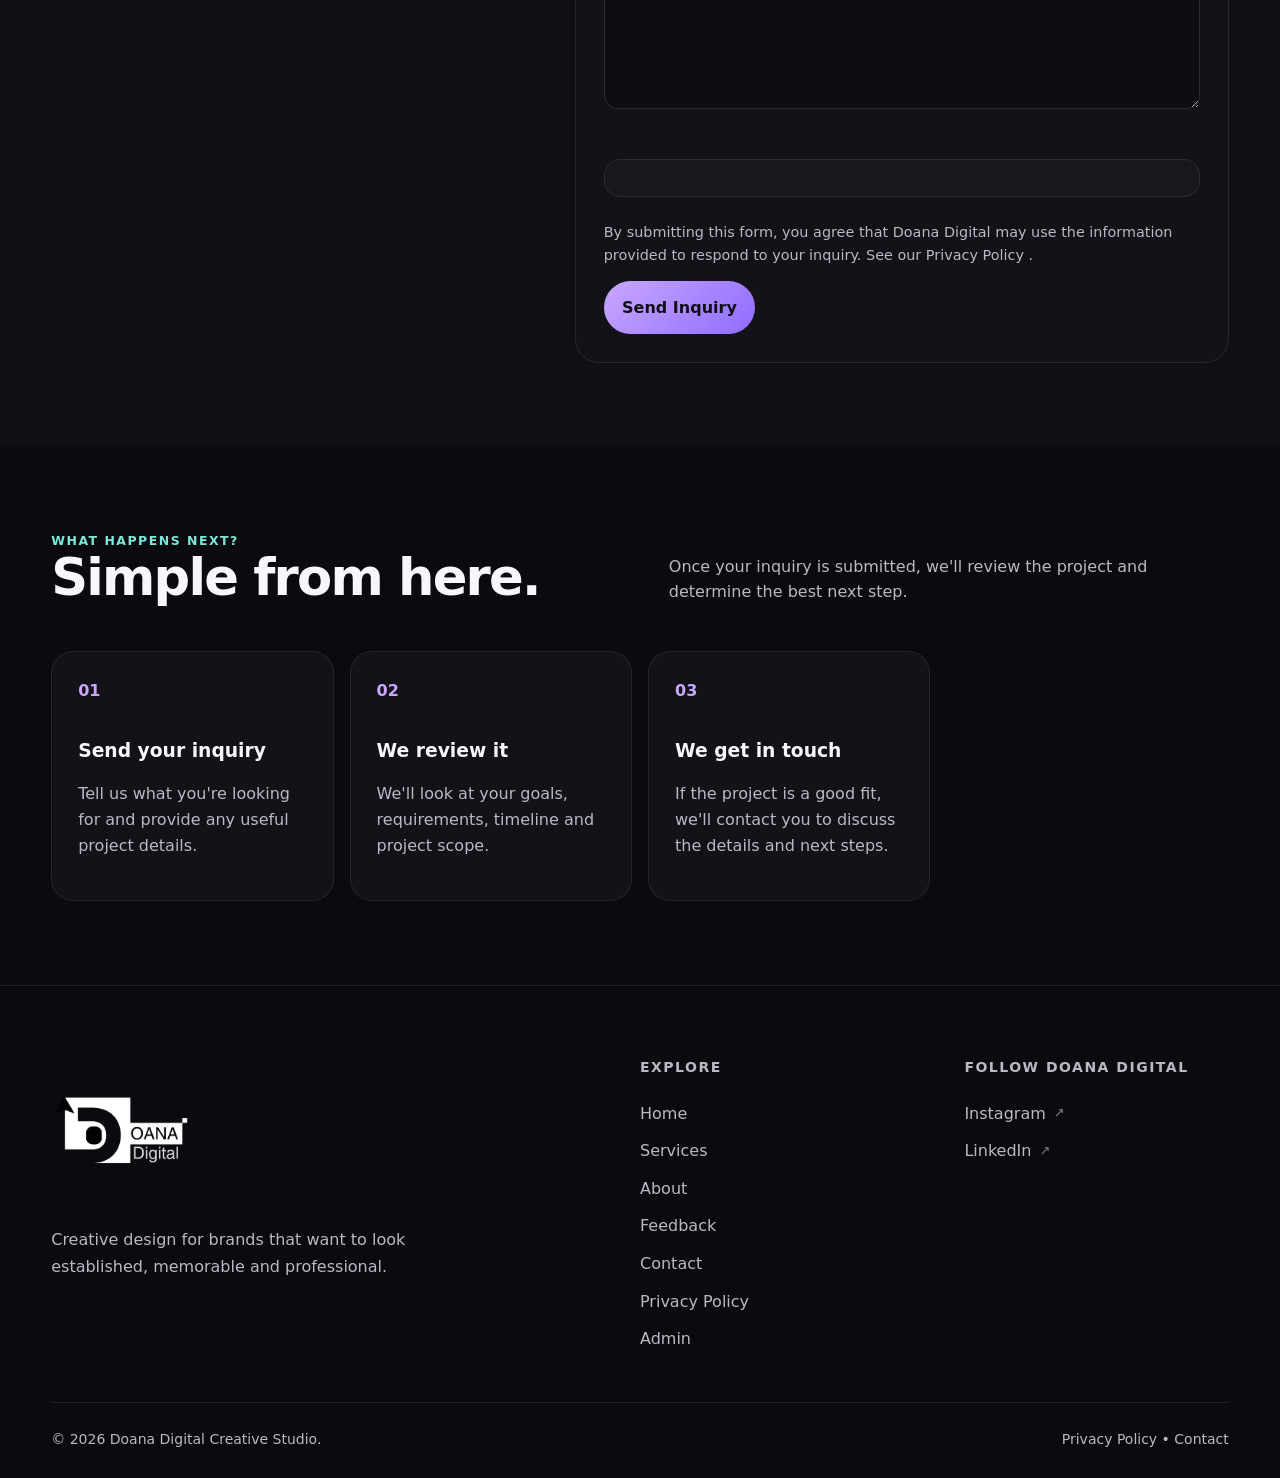
<file: contact.html>
<!doctype html>

<html lang="en">

<head>

  <meta charset="utf-8">

  <meta
    name="viewport"
    content="width=device-width, initial-scale=1"
  >

  <meta
    name="description"
    content="Contact Doana Digital for branding, graphic design, social media, packaging, presentation and digital design projects."
  >

  <meta
    name="robots"
    content="index,follow"
  >

  <title>
    Start a Project — Doana Digital
  </title>


  <!-- =====================================================
       MAIN WEBSITE CSS
  ====================================================== -->

  <link
    rel="stylesheet"
    href="styles.css"
  >


  <!-- =====================================================
       CLOUDFLARE TURNSTILE
  ====================================================== -->

  <script
    src="https://challenges.cloudflare.com/turnstile/v0/api.js"
    async
    defer
  ></script>


</head>


<body>


<!-- =====================================================
     NAVIGATION
===================================================== -->

<header class="nav">

  <div class="container nav-inner">


    <a
      class="brand"
      href="index.html"
    >

      <img
        src="assets/logo.png"
        alt="Doana Digital logo"
        onerror="this.style.display='none'"
      >

      <span>
        Doana Digital
      </span>

    </a>


    <button
      class="menu-btn"
      aria-label="Open navigation"
      aria-expanded="false"
      type="button"
    >
      ☰
    </button>


    <nav class="nav-links">

      <a href="index.html">
        Home
      </a>

      <a href="services.html">
        Services
      </a>

      <a href="about.html">
        About
      </a>

      <a href="feedback.html">
        Feedback
      </a>

      <a
        href="contact.html"
        class="active"
      >
        Contact
      </a>

      <a
        class="btn btn-primary"
        href="contact.html"
      >
        Start a project
      </a>

    </nav>

  </div>

</header>



<!-- =====================================================
     MAIN
===================================================== -->

<main>


<!-- =====================================================
     CONTACT HERO
===================================================== -->

<section
  class="hero"
  style="padding-bottom:48px;"
>

  <div class="container">

    <div class="kicker">
      Start a project
    </div>


    <h1 style="max-width:850px;">
      Tell us what you're building.
    </h1>


    <p
      class="lead"
      style="max-width:720px;"
    >

      Share a little about your project, goals and
      timeline. We'll review the details and get back
      to you with the best way to move forward.

    </p>

  </div>

</section>



<!-- =====================================================
     CONTACT SECTION
===================================================== -->

<section class="section section-alt">

  <div class="container form-grid">



    <!-- =================================================
         CONTACT INFORMATION
    ================================================== -->

    <div class="contact-info">


      <div class="kicker">
        Let's work together
      </div>


      <h2>
        Let's create something useful.
      </h2>


      <p class="lead">

        Whether you're building a new brand, refreshing
        an existing one or need creative support for a
        specific project, tell us what you have in mind.

      </p>



      <!-- CONTACT DETAILS -->

      <div class="contact-details">


        <p class="note">

          <strong>
            Email
          </strong>

          <br>

          <a href="mailto:doanadigital@gmail.com">
            doanadigital@gmail.com
          </a>

        </p>



        <p class="note">

          <strong>
            Response time
          </strong>

          <br>

          Usually within 1–2 business days

        </p>


      </div>



      <!-- SOCIAL -->

      <div class="contact-socials">


        <p class="note">

          <strong>
            Follow our work
          </strong>

        </p>


        <div class="social-buttons">


          <a
            class="btn btn-secondary"
            href="https://www.instagram.com/doana.digital/"
            target="_blank"
            rel="noopener noreferrer"
            aria-label="Follow Doana Digital on Instagram"
          >
            Instagram ↗
          </a>


          <a
            class="btn btn-secondary"
            href="https://www.linkedin.com/company/doanadigital"
            target="_blank"
            rel="noopener noreferrer"
            aria-label="Follow Doana Digital on LinkedIn"
          >
            LinkedIn ↗
          </a>


        </div>


      </div>


    </div>



    <!-- =================================================
         PROJECT FORM
    ================================================== -->

    <form
      id="contactForm"
      autocomplete="on"
    >



      <!-- NAME -->

      <label for="name">
        Name *
      </label>


      <input
        id="name"
        name="name"
        type="text"
        autocomplete="name"
        required
        minlength="2"
        maxlength="100"
        placeholder="Your name"
      >



      <!-- EMAIL -->

      <label for="email">
        Email *
      </label>


      <input
        id="email"
        name="email"
        type="email"
        autocomplete="email"
        required
        maxlength="150"
        placeholder="you@example.com"
      >



      <!-- PHONE -->

      <label for="phone">
        Phone
      </label>


      <input
        id="phone"
        name="phone"
        type="tel"
        autocomplete="tel"
        maxlength="30"
        placeholder="Optional"
      >



      <!-- BUSINESS -->

      <label for="business">
        Business / Brand
      </label>


      <input
        id="business"
        name="business"
        type="text"
        autocomplete="organization"
        maxlength="150"
        placeholder="Business or brand name"
      >



      <!-- SERVICE -->

      <label for="service">
        What do you need? *
      </label>


      <select
        id="service"
        name="service"
        required
      >


        <option
          value=""
          selected
          disabled
        >
          Choose a service
        </option>


        <option value="Logo & Branding">
          Logo & Branding
        </option>

        <option value="Business Cards">
          Business Cards
        </option>

        <option value="Letterhead">
          Letterhead
        </option>

        <option value="Social Media Graphics">
          Social Media Graphics
        </option>

        <option value="Banners & Flyers">
          Banners & Flyers
        </option>

        <option value="Billboards & Standees">
          Billboards & Standees
        </option>

        <option value="Presentation Design">
          Presentation Design
        </option>

        <option value="Packaging Design">
          Packaging Design
        </option>

        <option value="Event Invites">
          Event Invites
        </option>

        <option value="Website / Digital Design">
          Website / Digital Design
        </option>

        <option value="Multiple Services">
          Multiple Services
        </option>

        <option value="Other">
          Something else
        </option>


      </select>



      <!-- BUDGET -->

      <label for="budget">
        Estimated Budget
      </label>


      <select
        id="budget"
        name="budget"
      >

        <option value="">
          Select a budget range
        </option>

        <option value="Starter">
          Starter / Small project
        </option>

        <option value="Standard">
          Standard project
        </option>

        <option value="Larger">
          Larger project
        </option>

        <option value="Custom">
          Custom / Ongoing project
        </option>

        <option value="Not sure yet">
          Not sure yet
        </option>

      </select>


      <p class="note">

        Not sure about budget? That's completely fine.
        Select “Not sure yet” and we'll discuss the
        options with you.

      </p>



      <!-- TIMELINE -->

      <label for="timeline">
        Preferred Timeline
      </label>


      <select
        id="timeline"
        name="timeline"
      >

        <option value="">
          Choose a timeline
        </option>

        <option value="As soon as possible">
          As soon as possible
        </option>

        <option value="Within 1 week">
          Within 1 week
        </option>

        <option value="Within 2 weeks">
          Within 2 weeks
        </option>

        <option value="Within 1 month">
          Within 1 month
        </option>

        <option value="1–3 months">
          1–3 months
        </option>

        <option value="Flexible">
          Flexible
        </option>

      </select>



      <!-- PROJECT DETAILS -->

      <label for="message">
        Project details *
      </label>


      <textarea
        id="message"
        name="message"
        required
        minlength="10"
        maxlength="2500"
        rows="8"
        placeholder="Tell us about your business, what you need, your goals and any important project details."
      ></textarea>



      <!-- =================================================
           SPAM PROTECTION
      ================================================== -->

      <div class="form-security">

        <div
          class="cf-turnstile"
          data-sitekey="0x4AAAAAAEdN9hmiMngXcBqE"
          data-theme="auto"
        ></div>

      </div>



      <!-- PRIVACY -->

      <p class="note">

        By submitting this form, you agree that
        Doana Digital may use the information provided
        to respond to your inquiry.

        See our

        <a href="privacy.html">
          Privacy Policy
        </a>.

      </p>



      <!-- SUBMIT -->

      <button
        id="contactSubmit"
        class="btn btn-primary"
        type="submit"
      >
        Send Inquiry
      </button>



      <!-- STATUS -->

      <div
        class="success"
        id="success"
        role="status"
        aria-live="polite"
      ></div>


    </form>


  </div>

</section>



<!-- =====================================================
     WHAT HAPPENS NEXT
===================================================== -->

<section class="section">

  <div class="container">


    <div class="section-head">

      <div>

        <div class="kicker">
          What happens next?
        </div>

        <h2>
          Simple from here.
        </h2>

      </div>


      <p>

        Once your inquiry is submitted, we'll review
        the project and determine the best next step.

      </p>

    </div>



    <div class="process-grid">


      <article class="process-card">

        <span>
          01
        </span>

        <h3>
          Send your inquiry
        </h3>

        <p>

          Tell us what you're looking for and provide
          any useful project details.

        </p>

      </article>



      <article class="process-card">

        <span>
          02
        </span>

        <h3>
          We review it
        </h3>

        <p>

          We'll look at your goals, requirements,
          timeline and project scope.

        </p>

      </article>



      <article class="process-card">

        <span>
          03
        </span>

        <h3>
          We get in touch
        </h3>

        <p>

          If the project is a good fit, we'll contact
          you to discuss the details and next steps.

        </p>

      </article>


    </div>


  </div>

</section>


</main>



<!-- =====================================================
     FOOTER
===================================================== -->

<footer class="site-footer">

  <div class="container">


    <div class="footer-main">


      <!-- BRAND -->

      <div class="footer-brand">

        <img
          src="assets/logo.png"
          alt="Doana Digital"
          class="footer-logo"
        >

        <p>

          Creative design for brands that want to
          look established, memorable and professional.

        </p>

      </div>



      <!-- WEBSITE LINKS -->

      <div class="footer-links">

        <h4>
          Explore
        </h4>

        <a href="index.html">
          Home
        </a>

        <a href="services.html">
          Services
        </a>

        <a href="about.html">
          About
        </a>

        <a href="feedback.html">
          Feedback
        </a>

        <a href="contact.html">
          Contact
        </a>

        <a href="privacy.html">
          Privacy Policy
        </a>

        <a href="admin.html">
          Admin
        </a>

      </div>



      <!-- SOCIAL MEDIA -->

      <div class="footer-social">

        <h4>
          Follow Doana Digital
        </h4>

        <a
          href="https://www.instagram.com/doana.digital/"
          target="_blank"
          rel="noopener noreferrer"
          aria-label="Doana Digital on Instagram"
        >
          Instagram
          <span>↗</span>
        </a>

        <a
          href="https://www.linkedin.com/company/doanadigital"
          target="_blank"
          rel="noopener noreferrer"
          aria-label="Doana Digital on LinkedIn"
        >
          LinkedIn
          <span>↗</span>
        </a>

      </div>


    </div>



    <!-- FOOTER BOTTOM -->

    <div class="footer-bottom">

      <div>

        ©
        <span id="year"></span>
        Doana Digital Creative Studio.

      </div>


      <div class="footer-legal">

        <a href="privacy.html">
          Privacy Policy
        </a>

        <span>
          •
        </span>

        <a href="contact.html">
          Contact
        </a>

      </div>


    </div>


  </div>

</footer>



<!-- =====================================================
     JAVASCRIPT
===================================================== -->

<!-- General website functionality -->
<script src="script.js"></script>

<!-- Secure Contact + Feedback submission -->
<script src="secure-forms.js"></script>

<!-- Website analytics -->
<script src="analytics.js"></script>


</body>

</html>
</file>
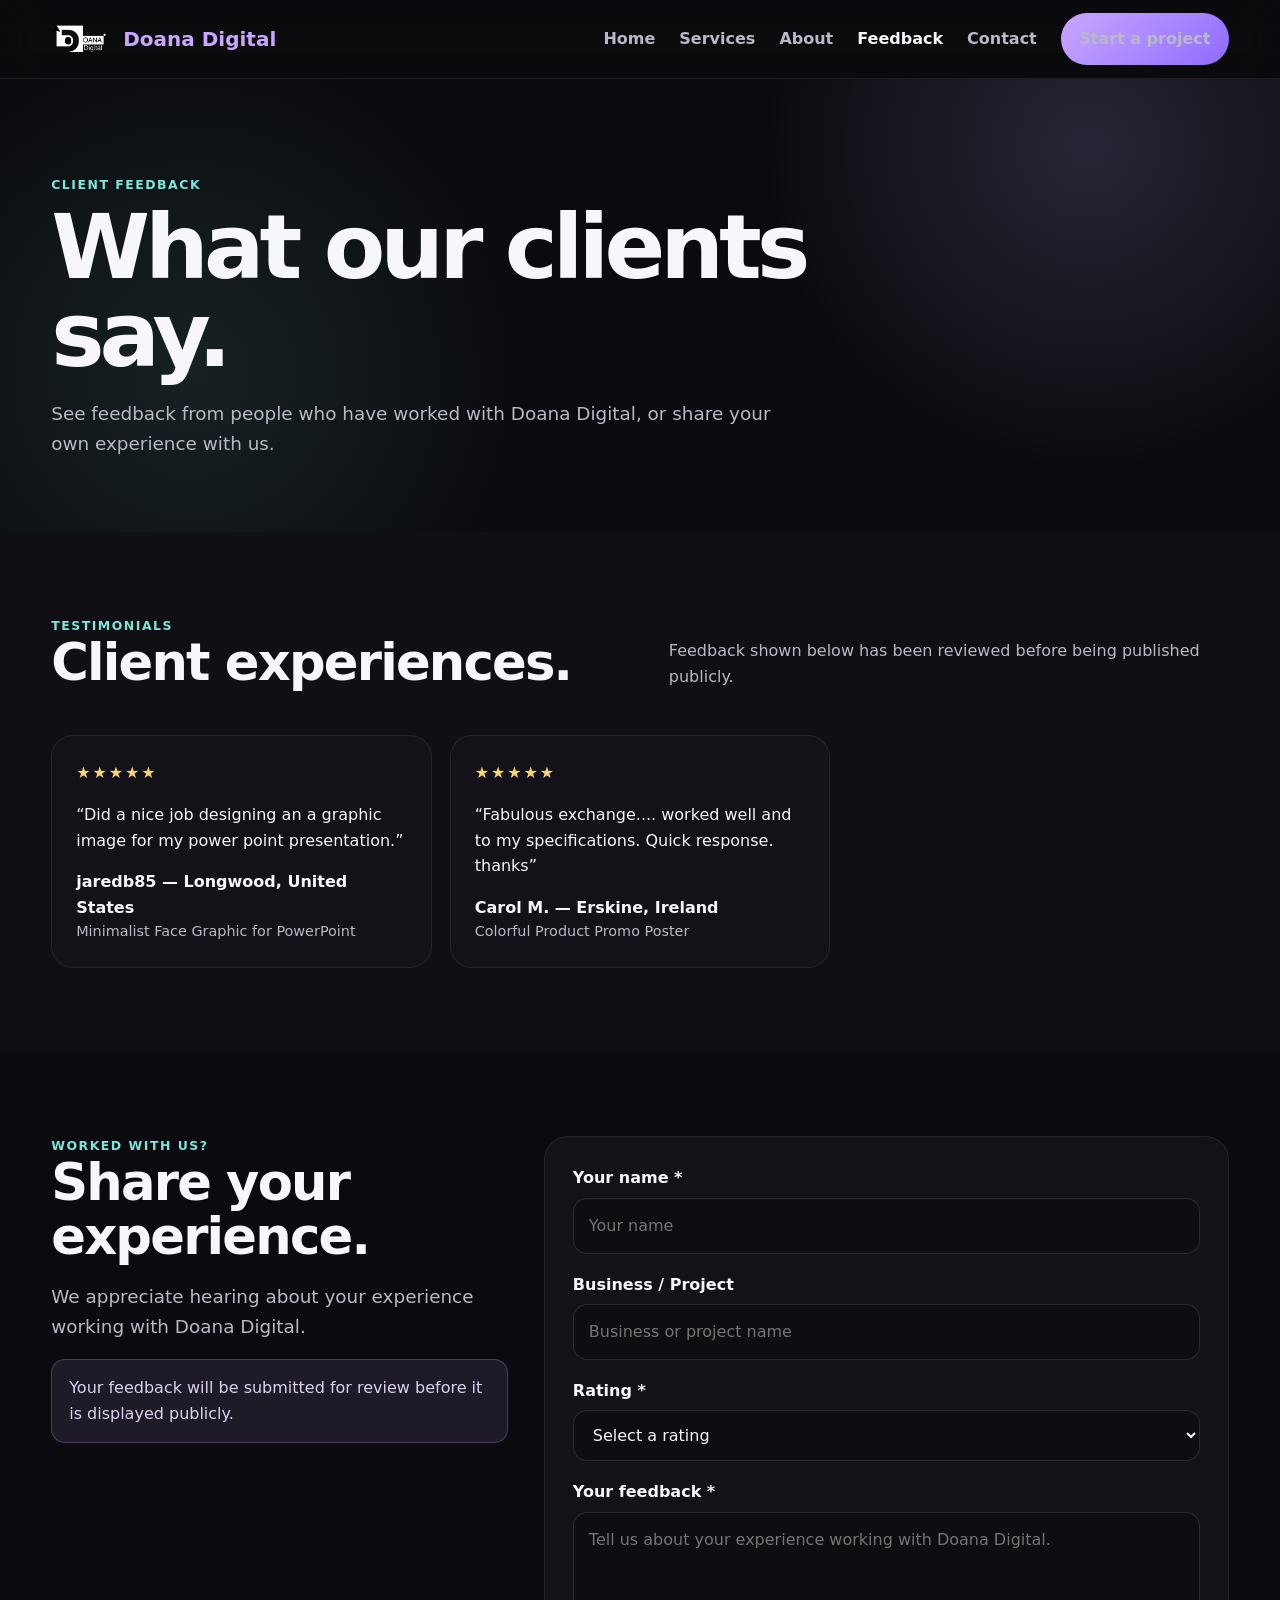
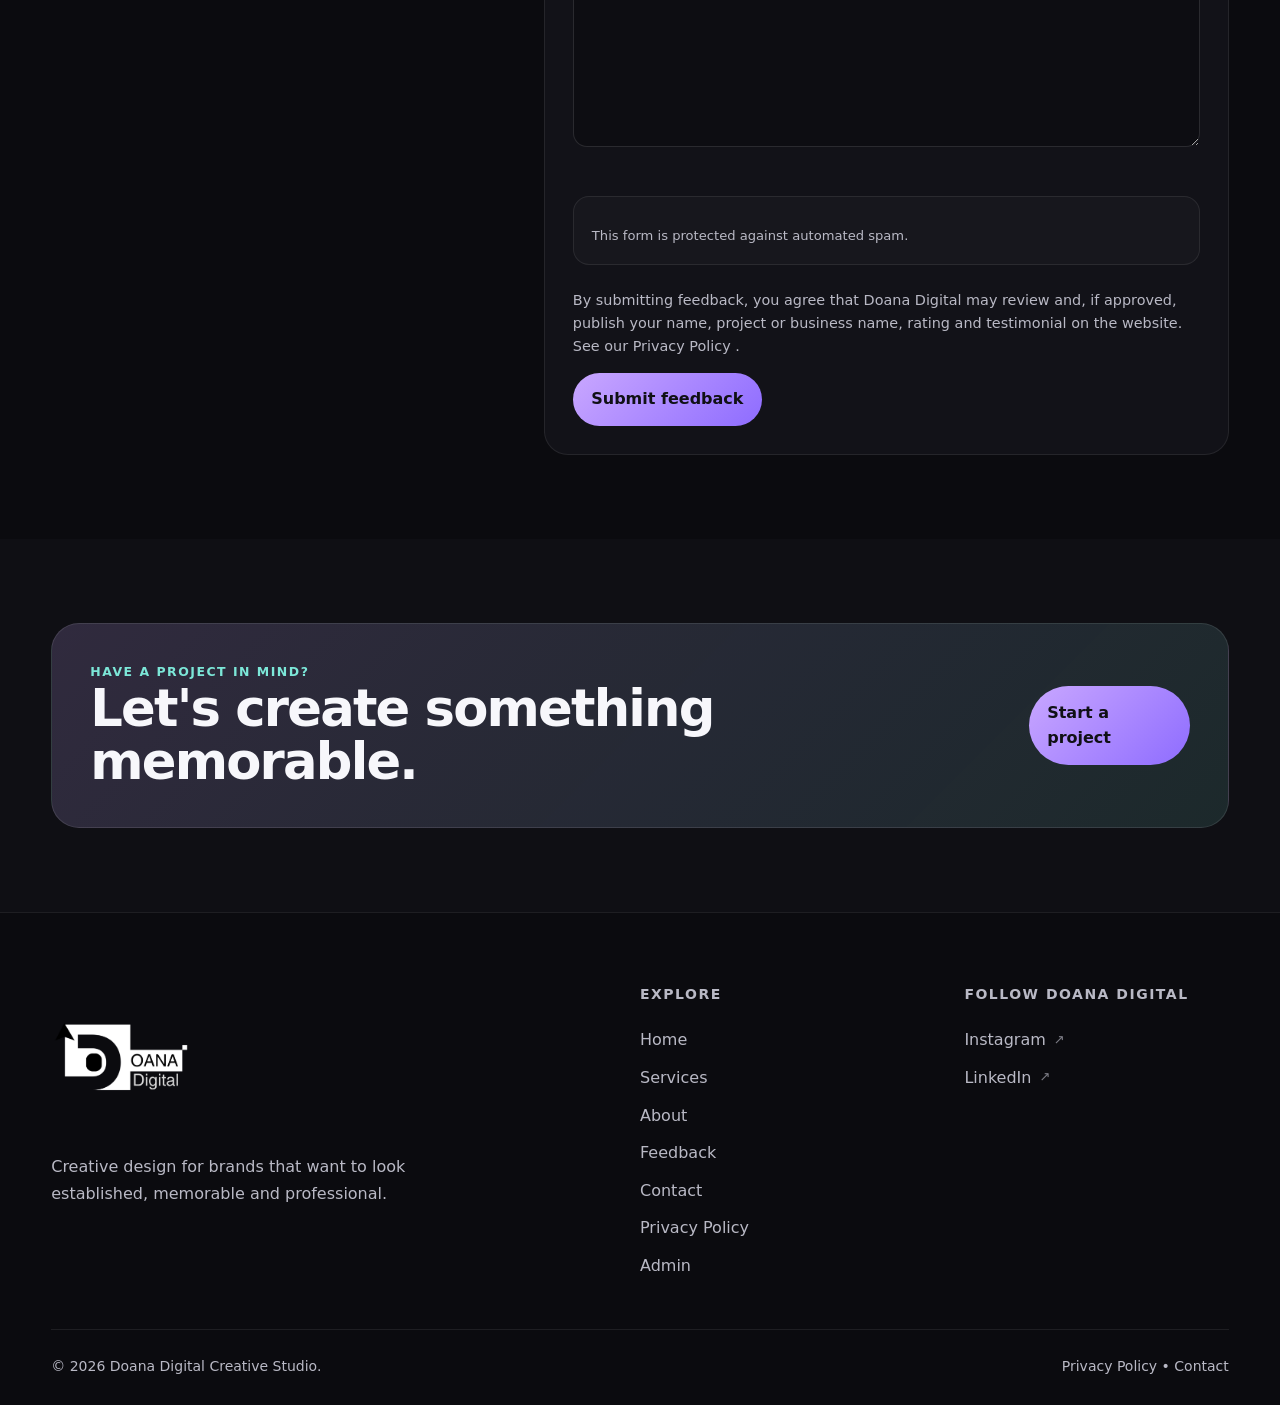
<file: feedback.html>
<!doctype html>
<html lang="en">

<head>

  <meta charset="utf-8">

  <meta
    name="viewport"
    content="width=device-width, initial-scale=1"
  >

  <meta
    name="description"
    content="Read client feedback for Doana Digital or share your experience working with us."
  >

  <meta
    name="robots"
    content="index,follow"
  >

  <title>
    Client Feedback — Doana Digital
  </title>

  <link
    rel="stylesheet"
    href="styles.css"
  >


  <!-- =====================================================
       CLOUDFLARE TURNSTILE
  ====================================================== -->

  <script
    src="https://challenges.cloudflare.com/turnstile/v0/api.js"
    async
    defer
  ></script>

</head>


<body>


<!-- =====================================================
     NAVIGATION
===================================================== -->

<header class="nav">

  <div class="container nav-inner">

    <a
      class="brand"
      href="index.html"
    >

      <img
        src="assets/logo.png"
        alt="Doana Digital logo"
        onerror="this.style.display='none'"
      >

      <span>
        Doana Digital
      </span>

    </a>


    <button
      class="menu-btn"
      aria-label="Open navigation"
      aria-expanded="false"
      type="button"
    >
      ☰
    </button>


    <nav class="nav-links">

      <a href="index.html">
        Home
      </a>

      <a href="services.html">
        Services
      </a>

      <a href="about.html">
        About
      </a>

      <a
        href="feedback.html"
        class="active"
      >
        Feedback
      </a>

      <a href="contact.html">
        Contact
      </a>

      <a
        class="btn btn-primary"
        href="contact.html"
      >
        Start a project
      </a>

    </nav>

  </div>

</header>



<main>


  <!-- =====================================================
       HERO
  ====================================================== -->

  <section
    class="hero"
    style="padding-bottom:55px;"
  >

    <div class="container">

      <div class="kicker">
        Client Feedback
      </div>


      <h1
        style="max-width:900px;"
      >
        What our clients say.
      </h1>


      <p
        class="lead"
        style="max-width:760px;"
      >

        See feedback from people who have worked
        with Doana Digital, or share your own
        experience with us.

      </p>

    </div>

  </section>



  <!-- =====================================================
       APPROVED REVIEWS
  ====================================================== -->

  <section
    class="section section-alt"
  >

    <div class="container">


      <div class="section-head">

        <div>

          <div class="kicker">
            Testimonials
          </div>

          <h2>
            Client experiences.
          </h2>

        </div>


        <p>

          Feedback shown below has been reviewed
          before being published publicly.

        </p>

      </div>



      <!--
        Approved reviews are loaded automatically
        from Supabase by script.js
      -->

      <div
        class="review-grid"
        id="reviewList"
      >

        <p class="note">
          Loading reviews...
        </p>

      </div>


    </div>

  </section>



  <!-- =====================================================
       LEAVE FEEDBACK
  ====================================================== -->

  <section class="section">

    <div
      class="container review-form-wrap"
    >


      <!-- LEFT -->

      <div>

        <div class="kicker">
          Worked with us?
        </div>


        <h2>
          Share your experience.
        </h2>


        <p class="lead">

          We appreciate hearing about your
          experience working with Doana Digital.

        </p>


        <div class="notice">

          Your feedback will be submitted for
          review before it is displayed publicly.

        </div>

      </div>



      <!-- RIGHT -->

      <form
        id="feedbackForm"
        autocomplete="on"
      >


        <!-- NAME -->

        <label for="clientName">
          Your name *
        </label>

        <input
          id="clientName"
          name="clientName"
          type="text"
          autocomplete="name"
          required
          minlength="2"
          maxlength="120"
          placeholder="Your name"
        >



        <!-- BUSINESS -->

        <label for="clientBusiness">
          Business / Project
        </label>

        <input
          id="clientBusiness"
          name="clientBusiness"
          type="text"
          maxlength="160"
          placeholder="Business or project name"
        >



        <!-- RATING -->

        <label for="rating">
          Rating *
        </label>

        <select
          id="rating"
          name="rating"
          required
        >

          <option
            value=""
            selected
            disabled
          >
            Select a rating
          </option>

          <option value="5">
            ★★★★★ — Excellent
          </option>

          <option value="4">
            ★★★★☆ — Very good
          </option>

          <option value="3">
            ★★★☆☆ — Good
          </option>

          <option value="2">
            ★★☆☆☆ — Fair
          </option>

          <option value="1">
            ★☆☆☆☆ — Poor
          </option>

        </select>



        <!-- FEEDBACK -->

        <label for="feedbackText">
          Your feedback *
        </label>

        <textarea
          id="feedbackText"
          name="feedbackText"
          required
          minlength="10"
          maxlength="2000"
          rows="8"
          placeholder="Tell us about your experience working with Doana Digital."
        ></textarea>



        <!-- =================================================
             SPAM PROTECTION
        ================================================== -->

        <div class="form-security">

          <div
            class="cf-turnstile"
            data-sitekey="0x4AAAAAAEdN9hmiMngXcBqE"
            data-theme="auto"
          ></div>

          <p class="note">
            This form is protected against automated spam.
          </p>

        </div>



        <!-- PRIVACY NOTE -->

        <p class="note">

          By submitting feedback, you agree that
          Doana Digital may review and, if approved,
          publish your name, project or business name,
          rating and testimonial on the website.

          See our

          <a href="privacy.html">
            Privacy Policy
          </a>.

        </p>



        <!-- SUBMIT -->

        <button
          class="btn btn-primary"
          type="submit"
        >
          Submit feedback
        </button>



        <!-- STATUS -->

        <div
          id="feedbackSuccess"
          class="success"
          role="status"
          aria-live="polite"
        ></div>


      </form>


    </div>

  </section>



  <!-- =====================================================
       CTA
  ====================================================== -->

  <section
    class="section section-alt"
  >

    <div class="container cta">

      <div>

        <div class="kicker">
          Have a project in mind?
        </div>

        <h2
          style="margin-bottom:0;"
        >
          Let's create something memorable.
        </h2>

      </div>


      <a
        class="btn btn-primary"
        href="contact.html"
      >
        Start a project
      </a>

    </div>

  </section>


</main>



<!-- =====================================================
     FOOTER
===================================================== -->

<footer class="site-footer">

  <div class="container">


    <div class="footer-main">


      <!-- BRAND -->

      <div class="footer-brand">

        <img
          src="assets/logo.png"
          alt="Doana Digital"
          class="footer-logo"
        >


        <p>

          Creative design for brands that want
          to look established, memorable and
          professional.

        </p>

      </div>



      <!-- LINKS -->

      <div class="footer-links">

        <h4>
          Explore
        </h4>

        <a href="index.html">
          Home
        </a>

        <a href="services.html">
          Services
        </a>

        <a href="about.html">
          About
        </a>

        <a href="feedback.html">
          Feedback
        </a>

        <a href="contact.html">
          Contact
        </a>

        <a href="privacy.html">
          Privacy Policy
        </a>

        <a href="admin.html">
          Admin
        </a>

      </div>



      <!-- SOCIAL -->

      <div class="footer-social">

        <h4>
          Follow Doana Digital
        </h4>


        <a
          href="https://www.instagram.com/doana.digital/"
          target="_blank"
          rel="noopener noreferrer"
          aria-label="Doana Digital on Instagram"
        >
          Instagram
          <span>↗</span>
        </a>


        <a
          href="https://www.linkedin.com/company/doanadigital"
          target="_blank"
          rel="noopener noreferrer"
          aria-label="Doana Digital on LinkedIn"
        >
          LinkedIn
          <span>↗</span>
        </a>

      </div>


    </div>



    <div class="footer-bottom">

      <div>

        ©
        <span id="year"></span>
        Doana Digital Creative Studio.

      </div>


      <div class="footer-legal">

        <a href="privacy.html">
          Privacy Policy
        </a>

        <span>
          •
        </span>

        <a href="contact.html">
          Contact
        </a>

      </div>


    </div>


  </div>

</footer>



<!-- =====================================================
     JAVASCRIPT
===================================================== -->

<script src="script.js"></script>

<script src="secure-forms.js"></script>

<script src="analytics.js"></script>


</body>

</html>
</file>
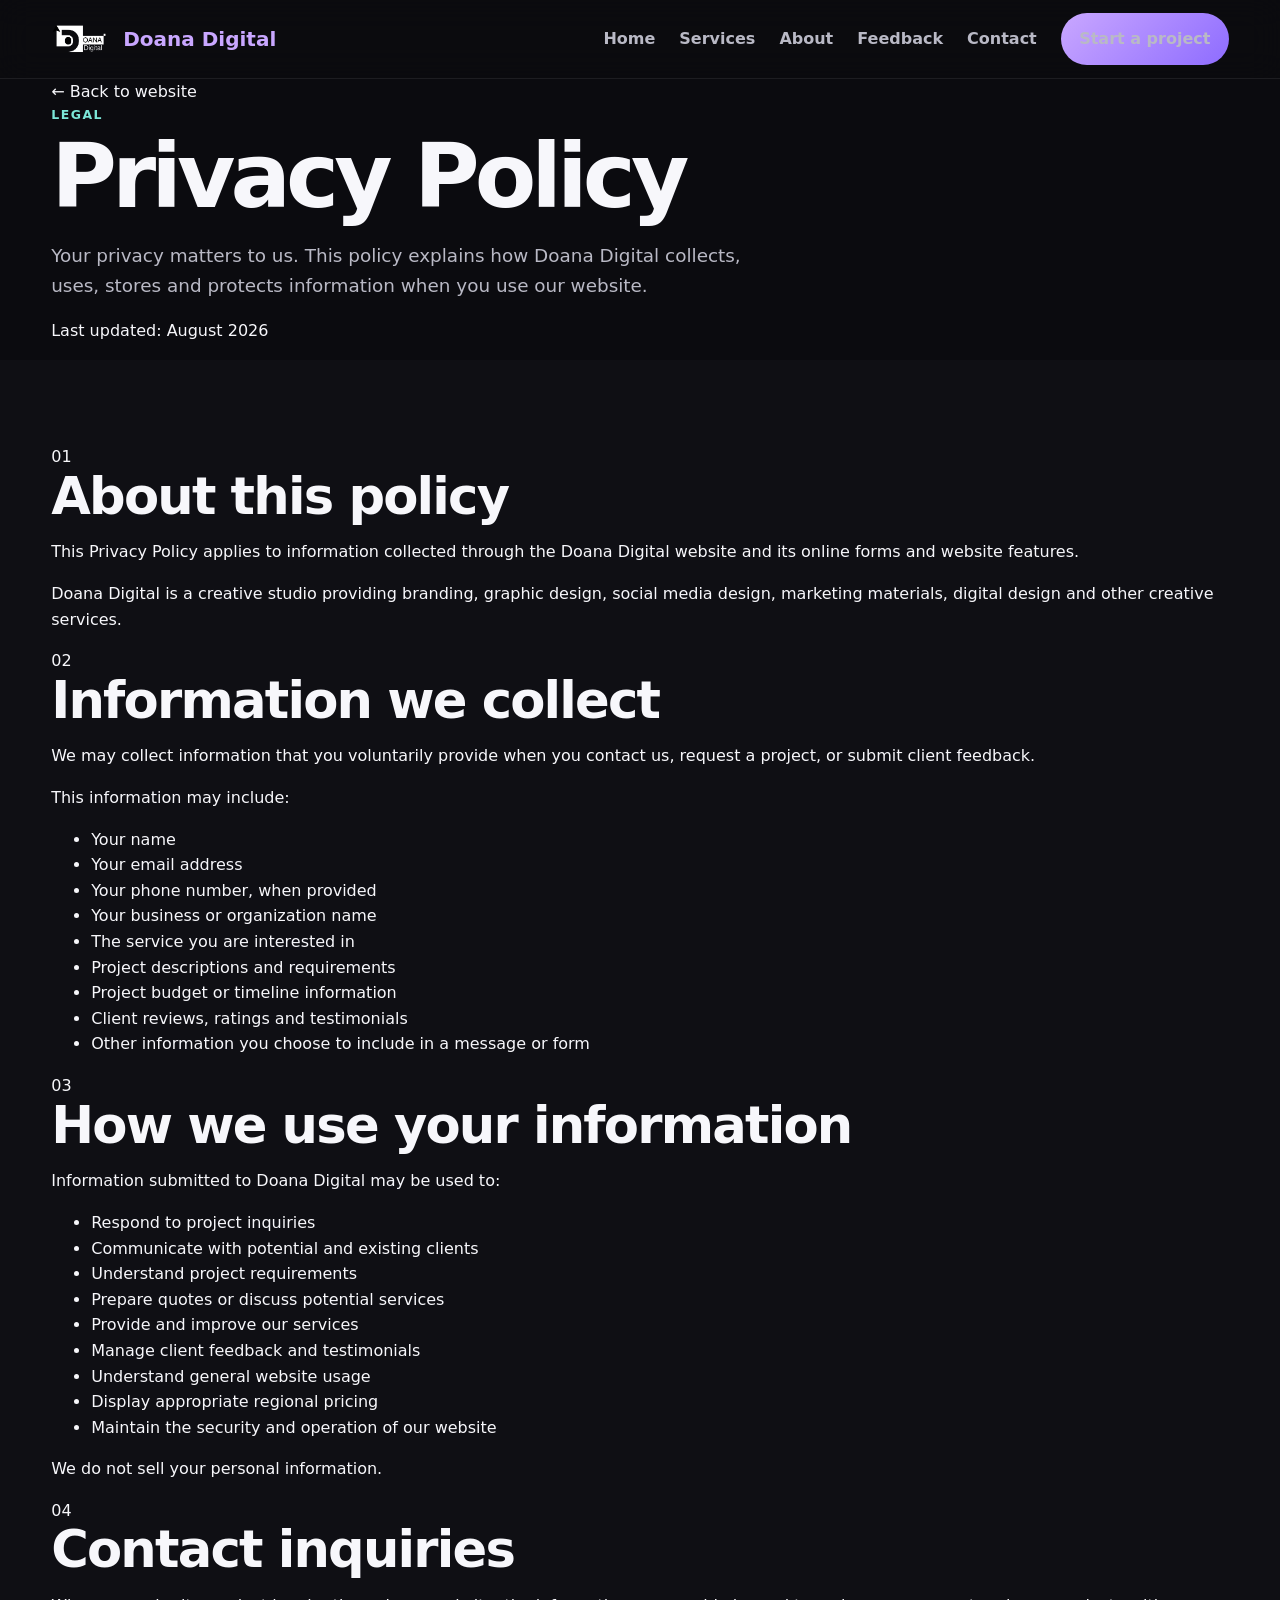
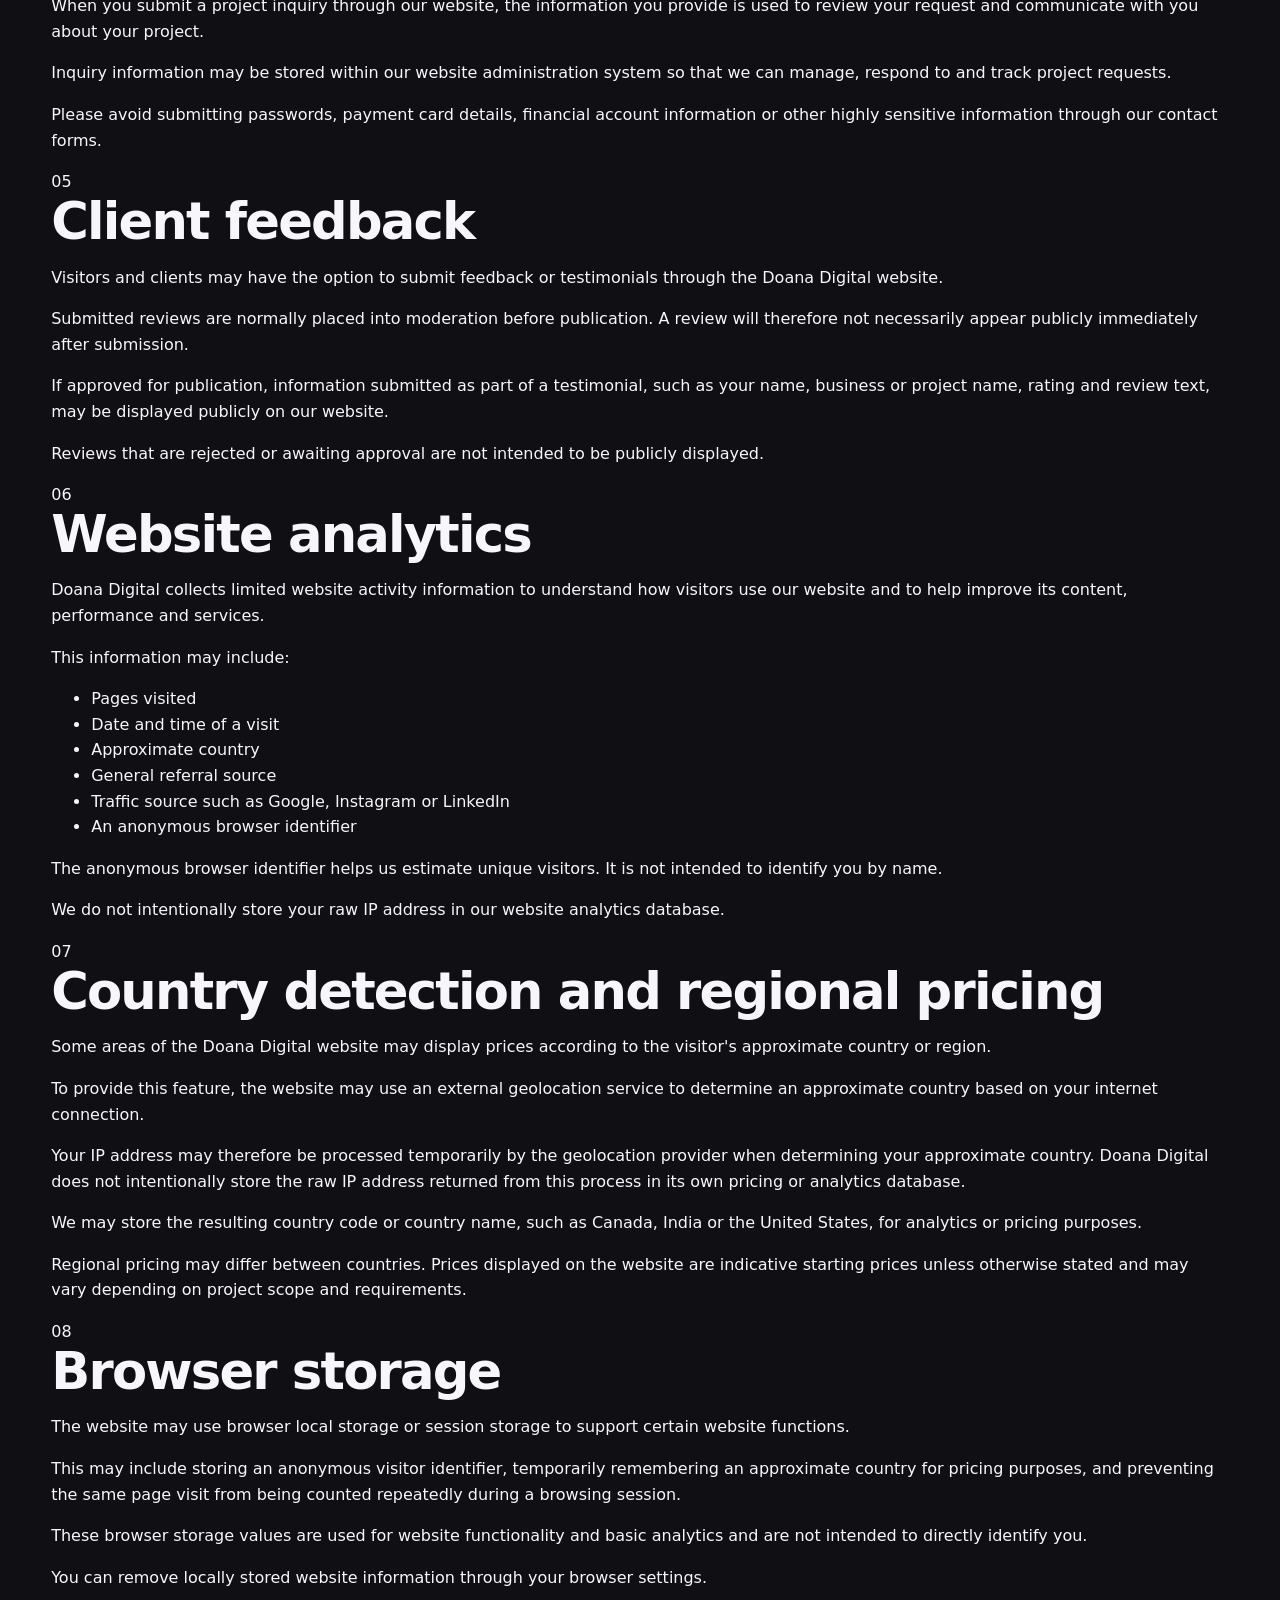
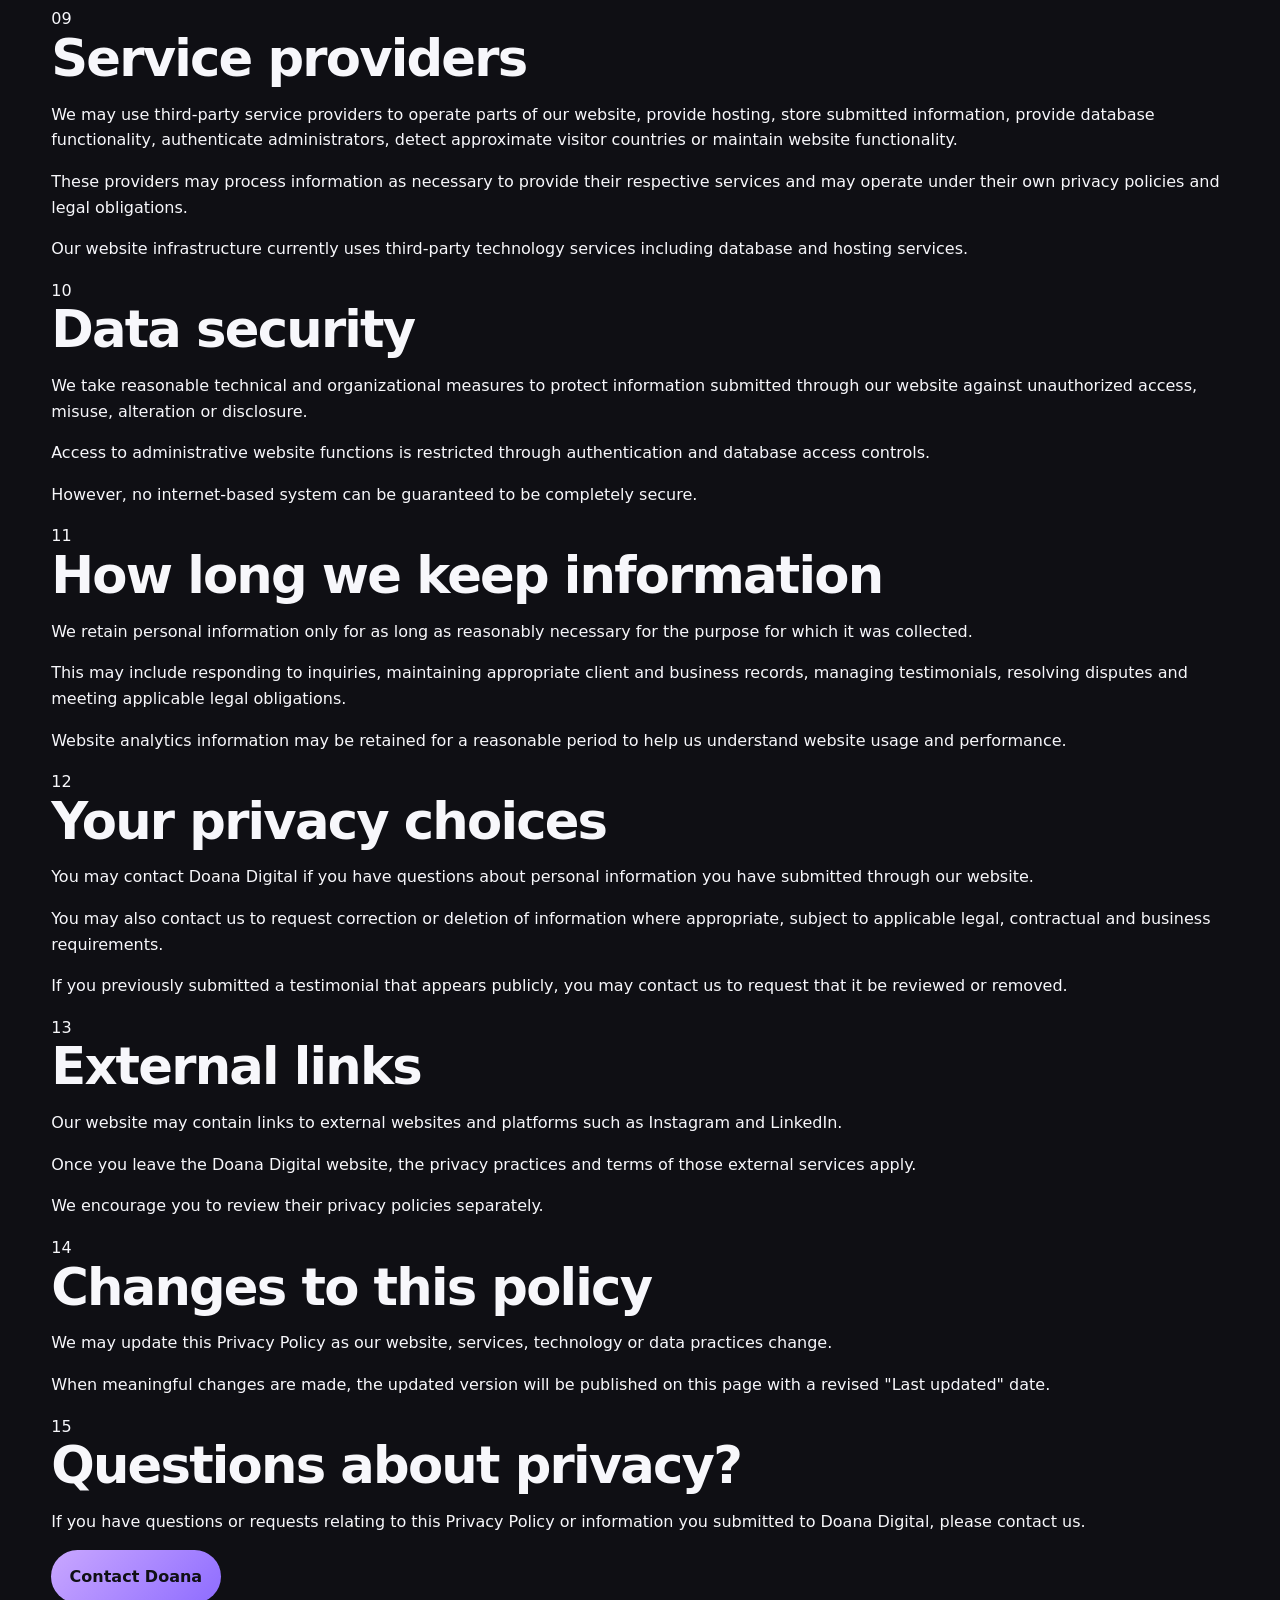
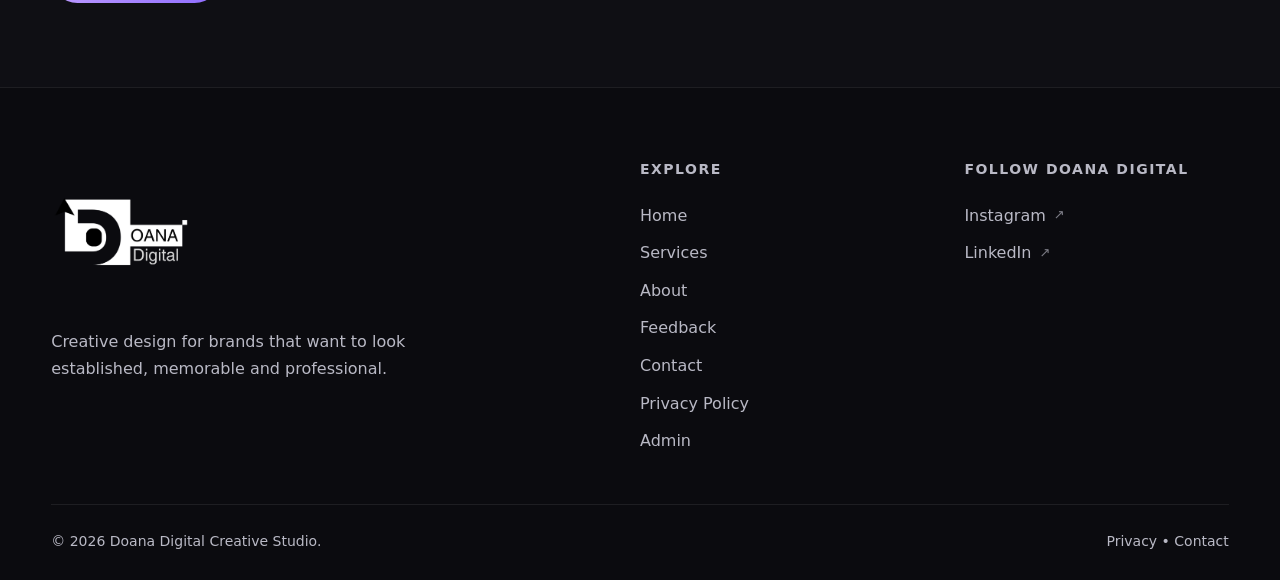
<file: privacy.html>
<!doctype html>
<html lang="en">

<head>

  <meta charset="utf-8">

  <meta
    name="viewport"
    content="width=device-width, initial-scale=1"
  >

  <meta
    name="description"
    content="Privacy Policy for Doana Digital Creative Studio."
  >

  <meta
    name="robots"
    content="index,follow"
  >

  <title>
    Privacy Policy — Doana Digital
  </title>

  <link
    rel="stylesheet"
    href="styles.css"
  >

</head>


<body>


<!-- =====================================================
     NAVIGATION
===================================================== -->

<header class="nav">

  <div class="container nav-inner">


    <a
      class="brand"
      href="index.html"
    >

      <img
        src="assets/logo.png"
        alt="Doana Digital logo"
        onerror="this.style.display='none'"
      >

      <span>
        Doana Digital
      </span>

    </a>



    <button
      class="menu-btn"
      aria-label="Open navigation"
      type="button"
    >
      ☰
    </button>



    <nav class="nav-links">


      <a href="index.html">
        Home
      </a>


      <a href="services.html">
        Services
      </a>


      <a href="about.html">
        About
      </a>


      <a href="feedback.html">
        Feedback
      </a>


      <a href="contact.html">
        Contact
      </a>


      <a
        class="btn btn-primary"
        href="contact.html"
      >
        Start a project
      </a>


    </nav>


  </div>

</header>



<!-- =====================================================
     MAIN CONTENT
===================================================== -->

<main>



<!-- =====================================================
     PRIVACY HERO
===================================================== -->

<section class="privacy-hero">

  <div class="container privacy-container">


    <a
      href="index.html"
      class="privacy-back"
    >
      ← Back to website
    </a>



    <div class="kicker">
      Legal
    </div>



    <h1>
      Privacy Policy
    </h1>



    <p class="lead">

      Your privacy matters to us. This policy explains
      how Doana Digital collects, uses, stores and protects
      information when you use our website.

    </p>



    <p class="privacy-updated">
      Last updated: August 2026
    </p>


  </div>

</section>



<!-- =====================================================
     PRIVACY CONTENT
===================================================== -->

<section class="section section-alt">

  <div class="container privacy-container">



    <!-- =================================================
         01 ABOUT THIS POLICY
    ================================================== -->

    <article class="privacy-section">


      <span class="privacy-number">
        01
      </span>


      <h2>
        About this policy
      </h2>


      <p>

        This Privacy Policy applies to information
        collected through the Doana Digital website
        and its online forms and website features.

      </p>


      <p>

        Doana Digital is a creative studio providing
        branding, graphic design, social media design,
        marketing materials, digital design and other
        creative services.

      </p>


    </article>



    <!-- =================================================
         02 INFORMATION COLLECTED
    ================================================== -->

    <article class="privacy-section">


      <span class="privacy-number">
        02
      </span>


      <h2>
        Information we collect
      </h2>


      <p>

        We may collect information that you voluntarily
        provide when you contact us, request a project,
        or submit client feedback.

      </p>


      <p>
        This information may include:
      </p>


      <ul>

        <li>
          Your name
        </li>

        <li>
          Your email address
        </li>

        <li>
          Your phone number, when provided
        </li>

        <li>
          Your business or organization name
        </li>

        <li>
          The service you are interested in
        </li>

        <li>
          Project descriptions and requirements
        </li>

        <li>
          Project budget or timeline information
        </li>

        <li>
          Client reviews, ratings and testimonials
        </li>

        <li>
          Other information you choose to include
          in a message or form
        </li>

      </ul>


    </article>



    <!-- =================================================
         03 HOW INFORMATION IS USED
    ================================================== -->

    <article class="privacy-section">


      <span class="privacy-number">
        03
      </span>


      <h2>
        How we use your information
      </h2>


      <p>

        Information submitted to Doana Digital may
        be used to:

      </p>


      <ul>

        <li>
          Respond to project inquiries
        </li>

        <li>
          Communicate with potential and existing clients
        </li>

        <li>
          Understand project requirements
        </li>

        <li>
          Prepare quotes or discuss potential services
        </li>

        <li>
          Provide and improve our services
        </li>

        <li>
          Manage client feedback and testimonials
        </li>

        <li>
          Understand general website usage
        </li>

        <li>
          Display appropriate regional pricing
        </li>

        <li>
          Maintain the security and operation
          of our website
        </li>

      </ul>


      <p>

        We do not sell your personal information.

      </p>


    </article>



    <!-- =================================================
         04 CONTACT INQUIRIES
    ================================================== -->

    <article class="privacy-section">


      <span class="privacy-number">
        04
      </span>


      <h2>
        Contact inquiries
      </h2>


      <p>

        When you submit a project inquiry through our
        website, the information you provide is used
        to review your request and communicate with
        you about your project.

      </p>


      <p>

        Inquiry information may be stored within our
        website administration system so that we can
        manage, respond to and track project requests.

      </p>


      <p>

        Please avoid submitting passwords, payment card
        details, financial account information or other
        highly sensitive information through our
        contact forms.

      </p>


    </article>



    <!-- =================================================
         05 CLIENT FEEDBACK
    ================================================== -->

    <article class="privacy-section">


      <span class="privacy-number">
        05
      </span>


      <h2>
        Client feedback
      </h2>


      <p>

        Visitors and clients may have the option to
        submit feedback or testimonials through the
        Doana Digital website.

      </p>


      <p>

        Submitted reviews are normally placed into
        moderation before publication. A review will
        therefore not necessarily appear publicly
        immediately after submission.

      </p>


      <p>

        If approved for publication, information submitted
        as part of a testimonial, such as your name,
        business or project name, rating and review text,
        may be displayed publicly on our website.

      </p>


      <p>

        Reviews that are rejected or awaiting approval
        are not intended to be publicly displayed.

      </p>


    </article>



    <!-- =================================================
         06 WEBSITE ANALYTICS
    ================================================== -->

    <article class="privacy-section">


      <span class="privacy-number">
        06
      </span>


      <h2>
        Website analytics
      </h2>


      <p>

        Doana Digital collects limited website activity
        information to understand how visitors use our
        website and to help improve its content,
        performance and services.

      </p>


      <p>

        This information may include:

      </p>


      <ul>

        <li>
          Pages visited
        </li>

        <li>
          Date and time of a visit
        </li>

        <li>
          Approximate country
        </li>

        <li>
          General referral source
        </li>

        <li>
          Traffic source such as Google,
          Instagram or LinkedIn
        </li>

        <li>
          An anonymous browser identifier
        </li>

      </ul>


      <p>

        The anonymous browser identifier helps us
        estimate unique visitors. It is not intended
        to identify you by name.

      </p>


      <p>

        We do not intentionally store your raw IP
        address in our website analytics database.

      </p>


    </article>



    <!-- =================================================
         07 COUNTRY DETECTION & REGIONAL PRICING
    ================================================== -->

    <article class="privacy-section">


      <span class="privacy-number">
        07
      </span>


      <h2>
        Country detection and regional pricing
      </h2>


      <p>

        Some areas of the Doana Digital website may
        display prices according to the visitor's
        approximate country or region.

      </p>


      <p>

        To provide this feature, the website may use
        an external geolocation service to determine
        an approximate country based on your internet
        connection.

      </p>


      <p>

        Your IP address may therefore be processed
        temporarily by the geolocation provider when
        determining your approximate country. Doana
        Digital does not intentionally store the raw
        IP address returned from this process in its
        own pricing or analytics database.

      </p>


      <p>

        We may store the resulting country code or
        country name, such as Canada, India or the
        United States, for analytics or pricing purposes.

      </p>


      <p>

        Regional pricing may differ between countries.
        Prices displayed on the website are indicative
        starting prices unless otherwise stated and may
        vary depending on project scope and requirements.

      </p>


    </article>



    <!-- =================================================
         08 LOCAL STORAGE
    ================================================== -->

    <article class="privacy-section">


      <span class="privacy-number">
        08
      </span>


      <h2>
        Browser storage
      </h2>


      <p>

        The website may use browser local storage or
        session storage to support certain website
        functions.

      </p>


      <p>

        This may include storing an anonymous visitor
        identifier, temporarily remembering an approximate
        country for pricing purposes, and preventing the
        same page visit from being counted repeatedly
        during a browsing session.

      </p>


      <p>

        These browser storage values are used for
        website functionality and basic analytics and
        are not intended to directly identify you.

      </p>


      <p>

        You can remove locally stored website information
        through your browser settings.

      </p>


    </article>



    <!-- =================================================
         09 SERVICE PROVIDERS
    ================================================== -->

    <article class="privacy-section">


      <span class="privacy-number">
        09
      </span>


      <h2>
        Service providers
      </h2>


      <p>

        We may use third-party service providers to
        operate parts of our website, provide hosting,
        store submitted information, provide database
        functionality, authenticate administrators,
        detect approximate visitor countries or
        maintain website functionality.

      </p>


      <p>

        These providers may process information as
        necessary to provide their respective services
        and may operate under their own privacy policies
        and legal obligations.

      </p>


      <p>

        Our website infrastructure currently uses
        third-party technology services including
        database and hosting services.

      </p>


    </article>



    <!-- =================================================
         10 DATA SECURITY
    ================================================== -->

    <article class="privacy-section">


      <span class="privacy-number">
        10
      </span>


      <h2>
        Data security
      </h2>


      <p>

        We take reasonable technical and organizational
        measures to protect information submitted
        through our website against unauthorized access,
        misuse, alteration or disclosure.

      </p>


      <p>

        Access to administrative website functions is
        restricted through authentication and database
        access controls.

      </p>


      <p>

        However, no internet-based system can be
        guaranteed to be completely secure.

      </p>


    </article>



    <!-- =================================================
         11 DATA RETENTION
    ================================================== -->

    <article class="privacy-section">


      <span class="privacy-number">
        11
      </span>


      <h2>
        How long we keep information
      </h2>


      <p>

        We retain personal information only for as
        long as reasonably necessary for the purpose
        for which it was collected.

      </p>


      <p>

        This may include responding to inquiries,
        maintaining appropriate client and business
        records, managing testimonials, resolving
        disputes and meeting applicable legal
        obligations.

      </p>


      <p>

        Website analytics information may be retained
        for a reasonable period to help us understand
        website usage and performance.

      </p>


    </article>



    <!-- =================================================
         12 PRIVACY CHOICES
    ================================================== -->

    <article class="privacy-section">


      <span class="privacy-number">
        12
      </span>


      <h2>
        Your privacy choices
      </h2>


      <p>

        You may contact Doana Digital if you have
        questions about personal information you have
        submitted through our website.

      </p>


      <p>

        You may also contact us to request correction
        or deletion of information where appropriate,
        subject to applicable legal, contractual and
        business requirements.

      </p>


      <p>

        If you previously submitted a testimonial
        that appears publicly, you may contact us to
        request that it be reviewed or removed.

      </p>


    </article>



    <!-- =================================================
         13 EXTERNAL LINKS
    ================================================== -->

    <article class="privacy-section">


      <span class="privacy-number">
        13
      </span>


      <h2>
        External links
      </h2>


      <p>

        Our website may contain links to external
        websites and platforms such as Instagram
        and LinkedIn.

      </p>


      <p>

        Once you leave the Doana Digital website,
        the privacy practices and terms of those
        external services apply.

      </p>


      <p>

        We encourage you to review their privacy
        policies separately.

      </p>


    </article>



    <!-- =================================================
         14 CHANGES
    ================================================== -->

    <article class="privacy-section">


      <span class="privacy-number">
        14
      </span>


      <h2>
        Changes to this policy
      </h2>


      <p>

        We may update this Privacy Policy as our
        website, services, technology or data
        practices change.

      </p>


      <p>

        When meaningful changes are made, the updated
        version will be published on this page with
        a revised "Last updated" date.

      </p>


    </article>



    <!-- =================================================
         15 CONTACT
    ================================================== -->

    <article
      class="privacy-section privacy-contact"
    >


      <span class="privacy-number">
        15
      </span>


      <h2>
        Questions about privacy?
      </h2>


      <p>

        If you have questions or requests relating
        to this Privacy Policy or information you
        submitted to Doana Digital, please contact us.

      </p>


      <div class="privacy-actions">


        <a
          href="contact.html"
          class="btn btn-primary"
        >
          Contact Doana
        </a>


      </div>


    </article>


  </div>

</section>


</main>



<!-- =====================================================
     FOOTER
===================================================== -->

<footer class="site-footer">

  <div class="container">


    <div class="footer-main">



      <!-- BRAND -->

      <div class="footer-brand">


        <img
          src="assets/logo.png"
          alt="Doana Digital"
          class="footer-logo"
        >


        <p>

          Creative design for brands that want to
          look established, memorable and professional.

        </p>


      </div>



      <!-- LINKS -->

      <div class="footer-links">


        <h4>
          Explore
        </h4>


        <a href="index.html">
          Home
        </a>


        <a href="services.html">
          Services
        </a>


        <a href="about.html">
          About
        </a>


        <a href="feedback.html">
          Feedback
        </a>


        <a href="contact.html">
          Contact
        </a>


        <a href="privacy.html">
          Privacy Policy
        </a>


        <a href="admin.html">
          Admin
        </a>


      </div>



      <!-- SOCIAL -->

      <div class="footer-social">


        <h4>
          Follow Doana Digital
        </h4>


        <a
          href="https://www.instagram.com/doana.digital/"
          target="_blank"
          rel="noopener noreferrer"
          aria-label="Doana Digital on Instagram"
        >
          Instagram

          <span>
            ↗
          </span>
        </a>


        <a
          href="https://www.linkedin.com/company/doanadigital"
          target="_blank"
          rel="noopener noreferrer"
          aria-label="Doana Digital on LinkedIn"
        >
          LinkedIn

          <span>
            ↗
          </span>
        </a>


      </div>


    </div>



    <div class="footer-bottom">


      <div>

        ©
        <span id="year"></span>
        Doana Digital Creative Studio.

      </div>



      <div class="footer-legal">


        <a href="privacy.html">
          Privacy
        </a>


        <span>
          •
        </span>


        <a href="contact.html">
          Contact
        </a>


      </div>


    </div>


  </div>

</footer>



<!-- =====================================================
     JAVASCRIPT
===================================================== -->

<script src="script.js"></script>

<script src="analytics.js"></script>


</body>

</html>
</file>
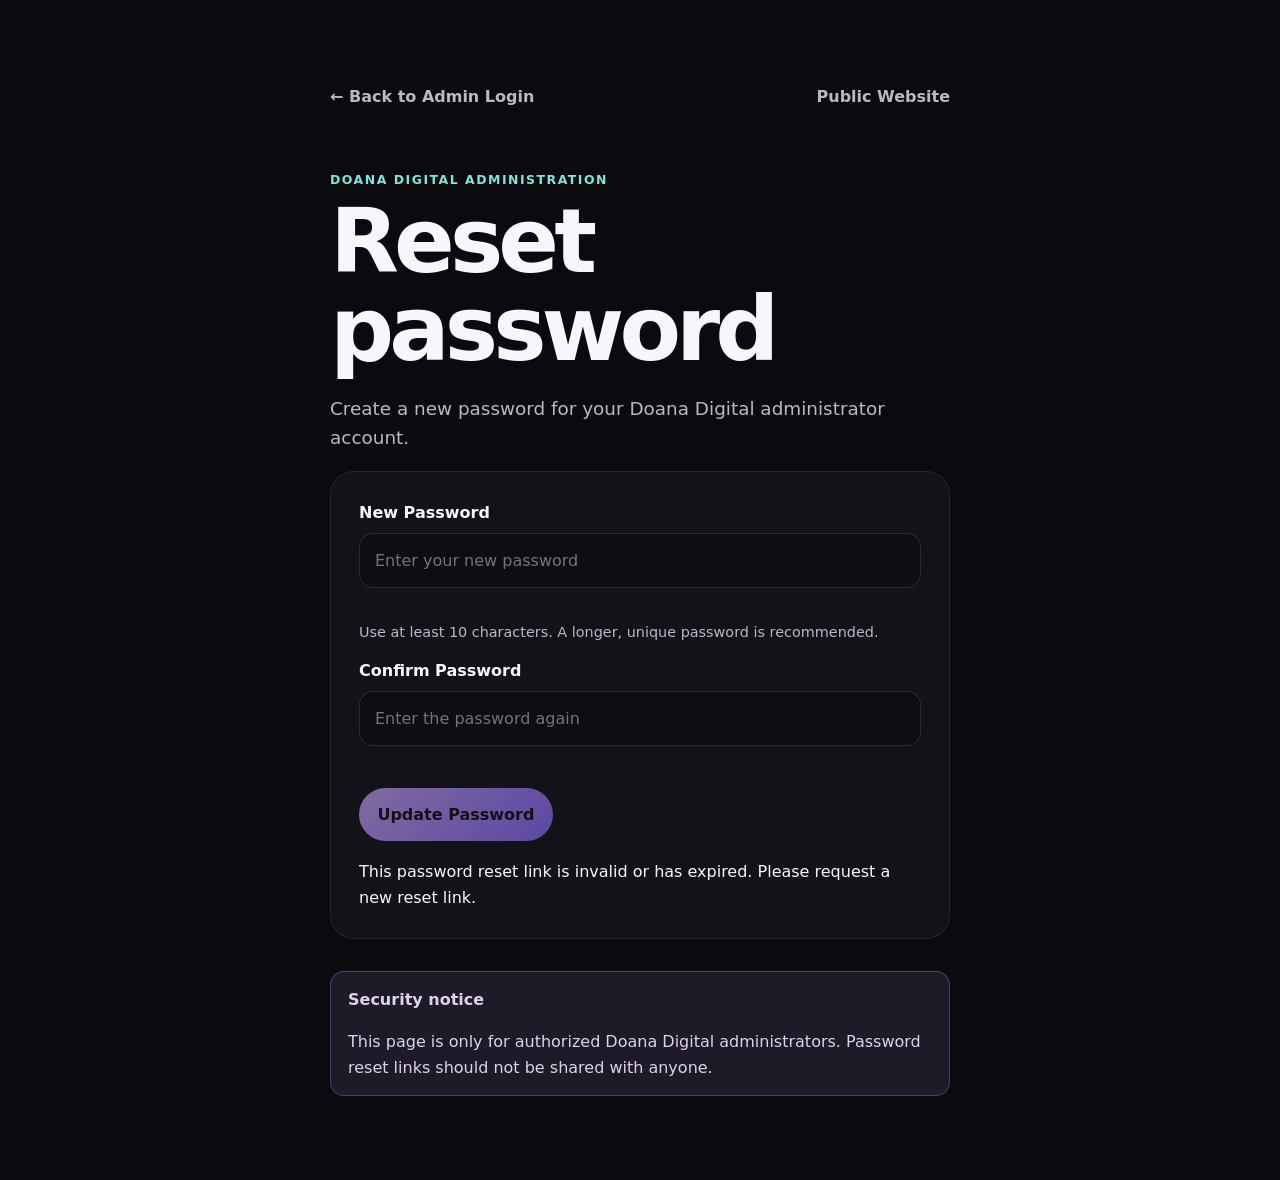
<file: reset-password.html>
<!doctype html>

<html lang="en">

<head>

  <meta charset="utf-8">

  <meta
    name="viewport"
    content="width=device-width, initial-scale=1"
  >

  <meta
    name="description"
    content="Secure password reset for Doana Digital administration."
  >

  <!-- Prevent admin/reset pages appearing in search engines -->
  <meta
    name="robots"
    content="noindex,nofollow,noarchive"
  >

  <title>
    Reset Password — Doana Digital
  </title>

  <link
    rel="stylesheet"
    href="styles.css"
  >

</head>


<body>


<!-- =====================================================
     RESET PASSWORD
===================================================== -->

<main class="section">

  <div
    class="container"
    style="max-width:620px;"
  >


    <!-- =================================================
         BACK NAVIGATION
    ================================================== -->

    <div
      style="
        display:flex;
        justify-content:space-between;
        align-items:center;
        gap:16px;
        margin-bottom:32px;
        flex-wrap:wrap;
      "
    >

      <a
        href="admin.html"
        class="admin-back-link"
      >
        ← Back to Admin Login
      </a>


      <a
        href="index.html"
        class="admin-back-link"
      >
        Public Website
      </a>

    </div>



    <!-- =================================================
         HEADER
    ================================================== -->

    <div class="kicker">
      Doana Digital Administration
    </div>


    <h1>
      Reset password
    </h1>


    <p class="lead">

      Create a new password for your
      Doana Digital administrator account.

    </p>



    <!-- =================================================
         PASSWORD FORM
    ================================================== -->

    <form
      id="resetPasswordForm"
      autocomplete="off"
    >


      <!-- NEW PASSWORD -->

      <label for="newPassword">
        New Password
      </label>


      <input
        id="newPassword"
        name="newPassword"
        type="password"
        required
        minlength="10"
        maxlength="128"
        autocomplete="new-password"
        placeholder="Enter your new password"
        aria-describedby="passwordHelp"
      >


      <p
        id="passwordHelp"
        class="note"
      >
        Use at least 10 characters. A longer,
        unique password is recommended.
      </p>



      <!-- CONFIRM PASSWORD -->

      <label for="confirmPassword">
        Confirm Password
      </label>


      <input
        id="confirmPassword"
        name="confirmPassword"
        type="password"
        required
        minlength="10"
        maxlength="128"
        autocomplete="new-password"
        placeholder="Enter the password again"
      >



      <!-- =================================================
           SUBMIT
      ================================================== -->

      <div
        style="
          margin-top:24px;
        "
      >

        <button
          id="resetPasswordButton"
          class="btn btn-primary"
          type="submit"
        >
          Update Password
        </button>

      </div>



      <!-- =================================================
           STATUS MESSAGE
      ================================================== -->

      <div
        id="passwordResetStatus"
        role="status"
        aria-live="polite"
        aria-atomic="true"
        style="margin-top:18px;"
      ></div>


    </form>



    <!-- =================================================
         SECURITY NOTE
    ================================================== -->

    <div
      class="notice"
      style="margin-top:32px;"
    >

      <strong>
        Security notice
      </strong>

      <p style="margin-bottom:0;">

        This page is only for authorized Doana Digital
        administrators. Password reset links should not
        be shared with anyone.

      </p>

    </div>


  </div>

</main>



<!-- =====================================================
     JAVASCRIPT
===================================================== -->

<script src="reset-password.js"></script>


</body>

</html>
</file>
<file: styles.css>
:root {
  --bg: #0b0b0f;
  --panel: #121218;
  --soft: #1b1b24;

  --text: #f7f7fb;
  --muted: #b9b9c5;

  --accent: #c9a7ff;
  --accent2: #7ce7d8;

  --border: rgba(255, 255, 255, 0.08);

  --max: 1180px;
}


/* ========================================
   RESET / BASE
======================================== */

* {
  box-sizing: border-box;
}

html {
  scroll-behavior: smooth;
}

body {
  margin: 0;

  font-family:
    Inter,
    system-ui,
    -apple-system,
    BlinkMacSystemFont,
    "Segoe UI",
    sans-serif;

  background: var(--bg);
  color: var(--text);

  line-height: 1.6;
}

a {
  color: inherit;
  text-decoration: none;
}

img {
  display: block;
  max-width: 100%;
}

button,
input,
select,
textarea {
  font: inherit;
}

.container {
  width: min(92%, var(--max));
  margin-inline: auto;
}


/* ========================================
   NAVIGATION
======================================== */

.nav {
  position: sticky;
  top: 0;
  z-index: 20;

  background: rgba(11, 11, 15, 0.82);

  backdrop-filter: blur(16px);

  border-bottom: 1px solid var(--border);
}

.nav-inner {
  min-height: 78px;

  display: flex;
  align-items: center;
  justify-content: space-between;

  gap: 24px;
}

.brand {
  display: flex;
  align-items: center;

  gap: 12px;

  font-size: 1.25rem;
  font-weight: 800;
}

.brand img {
  width: auto;
  height: 60px;

  object-fit: contain;

  background: transparent;
}

.brand span {
  color: var(--accent);
}

.nav-links {
  display: flex;
  align-items: center;

  gap: 24px;
}

.nav-links a {
  color: var(--muted);

  font-weight: 650;

  transition: color 0.2s ease;
}

.nav-links a:hover,
.nav-links a.active {
  color: var(--text);
}

.menu-btn {
  display: none;

  padding: 8px;

  background: transparent;
  border: 0;

  color: white;

  font-size: 1.5rem;

  cursor: pointer;
}


/* ========================================
   BUTTONS
======================================== */

.btn {
  display: inline-flex;
  align-items: center;
  justify-content: center;

  padding: 0.85rem 1.15rem;

  border-radius: 999px;

  border: 1px solid rgba(255, 255, 255, 0.12);

  font-weight: 750;

  cursor: pointer;

  transition:
    transform 0.2s ease,
    border-color 0.2s ease,
    opacity 0.2s ease;
}

.btn:hover {
  transform: translateY(-2px);
}

.btn:disabled {
  cursor: not-allowed;

  opacity: 0.6;

  transform: none;
}

.btn-primary {
  border: 0;

  background:
    linear-gradient(
      135deg,
      var(--accent),
      #8e6cff
    );

  color: #101015;
}

.btn-secondary {
  background: transparent;

  color: var(--text);

  border:
    1px solid rgba(255, 255, 255, 0.15);
}

.btn-secondary:hover {
  border-color: var(--accent);
}


/* ========================================
   TYPOGRAPHY
======================================== */

.kicker {
  color: var(--accent2);

  font-size: 0.78rem;
  font-weight: 850;

  text-transform: uppercase;

  letter-spacing: 0.12em;
}

h1 {
  margin: 0.55rem 0 1.25rem;

  font-size:
    clamp(
      2.8rem,
      7vw,
      6rem
    );

  line-height: 0.98;

  letter-spacing: -0.055em;
}

h2 {
  margin: 0 0 1rem;

  font-size:
    clamp(
      2rem,
      4vw,
      3.5rem
    );

  line-height: 1.05;

  letter-spacing: -0.035em;
}

h3 {
  margin: 0.2rem 0 0.5rem;
}

.lead {
  max-width: 700px;

  color: var(--muted);

  font-size: 1.15rem;
}

.note {
  color: var(--muted);

  font-size: 0.9rem;
}


/* ========================================
   HERO
======================================== */

.hero {
  padding: 96px 0 72px;

  background:
    radial-gradient(
      circle at 85% 15%,
      rgba(201, 167, 255, 0.16),
      transparent 28%
    ),
    radial-gradient(
      circle at 15% 65%,
      rgba(124, 231, 216, 0.1),
      transparent 30%
    );
}

.hero-grid {
  display: grid;

  grid-template-columns:
    1.08fr 0.92fr;

  gap: 48px;

  align-items: center;
}

.hero-actions {
  display: flex;
  flex-wrap: wrap;

  gap: 12px;

  margin-top: 28px;
}


/* ========================================
   HERO IMAGE SLIDER
======================================== */

.hero-slider {
  position: relative;

  width: 100%;
  height: 520px;

  overflow: hidden;

  background: transparent;
}

.hero-slide {
  position: absolute;
  inset: 0;

  display: flex;
  align-items: center;
  justify-content: center;

  opacity: 0;

  transform:
    translateX(30px)
    scale(0.98);

  transition:
    opacity 0.8s ease,
    transform 0.8s ease;
}

.hero-slide.active {
  opacity: 1;

  transform:
    translateX(0)
    scale(1);
}

.hero-slide img {
  width: 100%;
  height: 100%;

  object-fit: contain;

  border: 0;
  border-radius: 0;

  box-shadow: none;
}


/* ========================================
   SECTIONS
======================================== */

.section {
  padding: 84px 0;
}

.section-alt {
  background: #0f0f14;
}

.section-head {
  display: flex;
  align-items: flex-end;
  justify-content: space-between;

  gap: 24px;

  margin-bottom: 30px;
}

.section-head p {
  max-width: 560px;

  color: var(--muted);
}


/* ========================================
   SERVICE CARDS
======================================== */

.cards {
  display: grid;

  grid-template-columns:
    repeat(3, 1fr);

  gap: 18px;
}

.card {
  overflow: hidden;

  background: var(--panel);

  border:
    1px solid var(--border);

  border-radius: 24px;
}

.card img {
  width: 100%;
  height: 220px;

  object-fit: cover;
}

.card-body {
  padding: 24px;
}

.card p {
  color: var(--muted);
}

.tag {
  display: inline-block;

  padding: 0.35rem 0.65rem;

  border-radius: 999px;

  background:
    rgba(201, 167, 255, 0.12);

  color: var(--accent);

  font-size: 0.8rem;
  font-weight: 800;
}


/* ========================================
   FEATURED WORK
======================================== */

.work-grid {
  display: grid;

  grid-template-columns:
    repeat(2, 1fr);

  gap: 18px;
}

.work {
  position: relative;

  min-height: 360px;

  overflow: hidden;

  border:
    1px solid var(--border);

  border-radius: 28px;
}

.work img {
  position: absolute;
  inset: 0;

  width: 100%;
  height: 100%;

  object-fit: cover;
}

.work::after {
  content: "";

  position: absolute;
  inset: 0;

  background:
    linear-gradient(
      180deg,
      transparent 35%,
      rgba(0, 0, 0, 0.75)
    );
}

.work-content {
  position: absolute;

  left: 26px;
  right: 26px;
  bottom: 24px;

  z-index: 2;
}

.work-content p {
  margin: 4px 0;

  color: #d7d7de;
}


/* ========================================
   CTA
======================================== */

.cta {
  display: flex;
  align-items: center;
  justify-content: space-between;

  gap: 24px;

  padding: 38px;

  border:
    1px solid rgba(255, 255, 255, 0.1);

  border-radius: 28px;

  background:
    linear-gradient(
      135deg,
      rgba(201, 167, 255, 0.18),
      rgba(124, 231, 216, 0.12)
    );
}


/* ========================================
   ABOUT
======================================== */

.about-grid {
  display: grid;

  grid-template-columns:
    1fr 1fr;

  gap: 48px;

  align-items: start;
}

.values {
  display: grid;

  gap: 14px;
}

.value {
  padding: 20px;

  background: var(--panel);

  border:
    1px solid var(--border);

  border-radius: 18px;
}


/* ========================================
   CONTACT
======================================== */

.form-grid {
  display: grid;

  grid-template-columns:
    0.85fr 1.15fr;

  gap: 40px;

  align-items: start;
}

.contact-info {
  min-width: 0;
}

.contact-details {
  margin-top: 28px;
}

.contact-details a {
  color: var(--text);
}

.contact-details a:hover {
  color: var(--accent);
}

.contact-socials {
  margin-top: 32px;
}

.social-buttons {
  display: flex;
  flex-wrap: wrap;

  gap: 12px;
}


/* ========================================
   FORMS
======================================== */

form {
  padding: 28px;

  background: var(--panel);

  border:
    1px solid var(--border);

  border-radius: 24px;
}

label {
  display: block;

  margin-bottom: 7px;

  font-weight: 700;
}

input,
textarea,
select {
  width: 100%;

  padding: 14px 15px;

  margin-bottom: 18px;

  background: #0d0d12;

  color: var(--text);

  border:
    1px solid rgba(255, 255, 255, 0.12);

  border-radius: 14px;
}

input:focus,
textarea:focus,
select:focus {
  outline: none;

  border-color: var(--accent);

  box-shadow:
    0 0 0 3px
    rgba(201, 167, 255, 0.1);
}

textarea {
  min-height: 150px;

  resize: vertical;
}

.success {
  display: none;

  margin-top: 14px;

  padding: 12px 14px;

  border-radius: 12px;

  background:
    rgba(124, 231, 216, 0.12);

  color: var(--accent2);
}


/* ========================================
   REVIEWS
======================================== */

.review-grid {
  display: grid;

  grid-template-columns:
    repeat(3, 1fr);

  gap: 18px;
}

.review {
  padding: 24px;

  background: var(--panel);

  border:
    1px solid var(--border);

  border-radius: 22px;
}

.review .stars {
  color: #f8d477;

  letter-spacing: 0.12em;
}

.review .client {
  margin-top: 14px;

  font-weight: 800;
}

.review .meta {
  color: var(--muted);

  font-size: 0.9rem;
}

.review-form-wrap {
  display: grid;

  grid-template-columns:
    0.8fr 1.2fr;

  gap: 36px;

  align-items: start;
}

.notice {
  padding: 15px 17px;

  background:
    rgba(201, 167, 255, 0.1);

  color: #ddd2ee;

  border:
    1px solid rgba(201, 167, 255, 0.25);

  border-radius: 14px;
}


/* ========================================
   GALLERY
======================================== */

.gallery {
  display: grid;

  grid-template-columns:
    repeat(4, 1fr);

  gap: 12px;
}

.gallery img {
  width: 100%;
  height: 180px;

  object-fit: cover;

  border:
    1px solid var(--border);

  border-radius: 18px;
}


/* ========================================
   FOOTER
======================================== */

.site-footer {
  padding: 70px 0 28px;

  border-top:
    1px solid var(--border);

  color: var(--muted);
}

.footer-main {
  display: grid;

  grid-template-columns:
    2fr 1fr 1fr;

  gap: 60px;

  padding-bottom: 50px;
}

.footer-brand {
  max-width: 420px;
}

.footer-logo {
  width: 150px;
  height: auto;

  margin-bottom: 20px;
}

.footer-brand p {
  margin: 0;

  color: var(--muted);

  line-height: 1.7;
}

.footer-links,
.footer-social {
  display: flex;

  flex-direction: column;
  align-items: flex-start;

  gap: 12px;
}

.footer-links h4,
.footer-social h4 {
  margin: 0 0 10px;

  font-size: 14px;

  text-transform: uppercase;

  letter-spacing: 1.5px;
}

.footer-links a,
.footer-social a {
  color: var(--muted);

  transition:
    color 0.25s ease,
    transform 0.25s ease;
}

.footer-links a:hover,
.footer-social a:hover {
  color: var(--text);

  transform: translateX(3px);
}

.footer-social a {
  display: flex;
  align-items: center;

  gap: 8px;
}

.footer-social a span {
  font-size: 13px;

  opacity: 0.65;
}

.footer-bottom {
  display: flex;
  align-items: center;
  justify-content: space-between;

  gap: 20px;

  padding-top: 25px;

  border-top:
    1px solid var(--border);

  color: var(--muted);

  font-size: 14px;
}


/* ========================================
   TABLET / MOBILE
======================================== */

@media (max-width: 850px) {

  .hero-grid,
  .about-grid,
  .form-grid,
  .review-form-wrap {
    grid-template-columns: 1fr;
  }

  .hero {
    padding:
      72px 0
      56px;
  }

  .hero-slider {
    height: 420px;

    margin-top: 20px;
  }

  .cards,
  .review-grid {
    grid-template-columns: 1fr;
  }

  .work-grid {
    grid-template-columns: 1fr;
  }

  .gallery {
    grid-template-columns:
      repeat(2, 1fr);
  }

  .section-head,
  .cta {
    flex-direction: column;

    align-items: flex-start;
  }

  .nav-links {
    display: none;

    position: absolute;

    top: 78px;
    left: 0;
    right: 0;

    padding: 18px 4%;

    background: #0d0d12;

    border-bottom:
      1px solid var(--border);

    flex-direction: column;
    align-items: flex-start;
  }

  .nav-links.open {
    display: flex;
  }

  .menu-btn {
    display: block;
  }

  .footer-main {
    grid-template-columns: 1fr;

    gap: 35px;
  }

  .footer-bottom {
    flex-direction: column;

    align-items: flex-start;
  }
}


/* ========================================
   SMALL MOBILE
======================================== */

@media (max-width: 520px) {

  .brand img {
    height: 48px;
  }

  .brand span {
    font-size: 1rem;
  }

  .hero-slider {
    height: 300px;
  }

  .section {
    padding: 64px 0;
  }

  form {
    padding: 20px;
  }

  .gallery {
    grid-template-columns: 1fr;
  }

  .social-buttons {
    flex-direction: column;

    align-items: flex-start;
  }

  .btn {
    min-height: 44px;
  }
}


/* ========================================
   REDUCED MOTION
======================================== */

@media (prefers-reduced-motion: reduce) {

  html {
    scroll-behavior: auto;
  }

  *,
  *::before,
  *::after {
    transition-duration: 0.01ms !important;
  }

}


/* =====================================================
   ADMIN — CLEAN UNIFIED STYLES
===================================================== */

.admin-login-section {
  padding: 40px 0 80px;
}

.admin-back-link {
  display: inline-flex;
  align-items: center;
  gap: 8px;
  margin-bottom: 28px;
  color: var(--muted);
  font-weight: 700;
  transition: color .2s ease, transform .2s ease;
}

.admin-back-link:hover {
  color: var(--text);
  transform: translateX(-3px);
}

.admin-login-actions,
.admin-header-actions {
  display: flex;
  align-items: center;
  flex-wrap: wrap;
  gap: 12px;
}

.admin-header {
  display: flex;
  align-items: flex-start;
  justify-content: space-between;
  gap: 30px;
  margin-bottom: 24px;
}

/* Main dashboard tabs */
.admin-main-tabs {
  display: flex;
  flex-wrap: wrap;
  align-items: center;
  gap: 12px;
  margin: 32px 0 44px;
  padding-bottom: 20px;
  border-bottom: 1px solid var(--border);
}

.admin-main-tab {
  background: transparent;
  color: var(--muted);
  border: 1px solid rgba(255,255,255,.12);
}

.admin-main-tab:hover {
  color: var(--text);
  border-color: rgba(201,167,255,.45);
}

.admin-main-tab.active {
  background: linear-gradient(135deg,var(--accent),#8e6cff);
  color: #101015;
  border-color: transparent;
}

/* Only the selected panel is shown by admin.js */
.admin-panel {
  width: 100%;
  margin-top: 0;
  animation: adminPanelIn .2s ease;
}

@keyframes adminPanelIn {
  from {
    opacity: 0;
    transform: translateY(6px);
  }
  to {
    opacity: 1;
    transform: translateY(0);
  }
}

/* Summary cards */
.admin-summary {
  display: grid;
  grid-template-columns: repeat(3,minmax(0,1fr));
  gap: 16px;
  margin: 28px 0 30px;
}

.admin-summary-card {
  padding: 22px;
  background: var(--panel);
  border: 1px solid var(--border);
  border-radius: 20px;
}

.admin-summary-label {
  display: block;
  margin-bottom: 8px;
  color: var(--muted);
  font-size: .82rem;
  font-weight: 800;
  text-transform: uppercase;
  letter-spacing: .08em;
}

.admin-summary-number {
  display: block;
  font-size: 2.2rem;
  line-height: 1;
}

/* In-panel filters */
.admin-filters {
  display: flex;
  flex-wrap: wrap;
  gap: 10px;
  margin: 24px 0 28px;
}

.admin-filter,
.inquiry-filter {
  background: transparent;
  color: var(--muted);
}

.admin-filter.active,
.inquiry-filter.active {
  background: rgba(201,167,255,.14);
  color: var(--text);
  border-color: var(--accent);
}

/* Review + inquiry lists */
#adminReviewList,
#adminInquiryList {
  display: grid;
  gap: 18px;
}

.admin-review-card,
.admin-inquiry-card {
  padding: 24px;
  background: var(--panel);
  border: 1px solid var(--border);
  border-radius: 22px;
}

.admin-review-top,
.admin-inquiry-top {
  display: flex;
  align-items: flex-start;
  justify-content: space-between;
  gap: 20px;
  margin-bottom: 16px;
}

.admin-review-card h3,
.admin-inquiry-card h3 {
  margin-bottom: 4px;
}

.admin-review-card p,
.admin-inquiry-card p {
  word-break: break-word;
}

.admin-inquiry-details {
  display: grid;
  grid-template-columns: repeat(2,minmax(0,1fr));
  gap: 14px;
  margin: 20px 0;
}

.admin-inquiry-field {
  padding: 14px;
  background: rgba(255,255,255,.025);
  border: 1px solid var(--border);
  border-radius: 14px;
  color: var(--muted);
}

.admin-inquiry-field strong {
  display: block;
  margin-bottom: 4px;
  color: var(--text);
  font-size: .8rem;
  text-transform: uppercase;
  letter-spacing: .06em;
}

.admin-inquiry-message {
  margin-top: 18px;
  padding: 18px;
  background: #0d0d12;
  border: 1px solid var(--border);
  border-radius: 16px;
}

.inquiry-email {
  color: var(--accent2);
}

.inquiry-email:hover {
  color: var(--text);
}

/* Status badges */
.admin-status {
  display: inline-flex;
  align-items: center;
  padding: 5px 10px;
  border-radius: 999px;
  font-size: .74rem;
  font-weight: 800;
  text-transform: uppercase;
  letter-spacing: .06em;
}

.status-new {
  background: rgba(201,167,255,.15);
  color: var(--accent);
}

.status-pending {
  background: rgba(248,212,119,.15);
  color: #f8d477;
}

.status-approved,
.status-contacted {
  background: rgba(124,231,216,.15);
  color: var(--accent2);
}

.status-rejected {
  background: rgba(255,100,100,.15);
  color: #ffaaaa;
}

.status-closed {
  background: rgba(255,255,255,.08);
  color: var(--muted);
}

/* Admin actions */
.admin-actions {
  display: flex;
  flex-wrap: wrap;
  gap: 10px;
  margin-top: 20px;
}

.admin-delete {
  color: #ffaaaa;
  border-color: rgba(255,100,100,.35);
}

.admin-delete:hover {
  color: #fff;
  border-color: #ff7777;
}

/* =====================================================
   ADMIN ANALYTICS
===================================================== */

.analytics-summary {
  display: grid;
  grid-template-columns: repeat(4,minmax(0,1fr));
  gap: 18px;
  margin: 30px 0 38px;
}

.analytics-card {
  min-height: 150px;
  padding: 25px;
  display: flex;
  flex-direction: column;
  justify-content: space-between;
  background:
    linear-gradient(
      145deg,
      rgba(201,167,255,.08),
      rgba(124,231,216,.025)
    ),
    var(--panel);
  border: 1px solid rgba(255,255,255,.09);
  border-radius: 22px;
  transition: transform .2s ease,border-color .2s ease;
}

.analytics-card:hover {
  transform: translateY(-3px);
  border-color: rgba(201,167,255,.3);
}

.analytics-label {
  color: var(--muted);
  font-size: .75rem;
  font-weight: 850;
  text-transform: uppercase;
  letter-spacing: .09em;
}

.analytics-number {
  display: block;
  margin-top: 20px;
  font-size: clamp(2.5rem,5vw,4rem);
  line-height: 1;
  letter-spacing: -.05em;
  color: var(--text);
}

.analytics-grid {
  display: grid;
  grid-template-columns: repeat(2,minmax(0,1fr));
  gap: 18px;
  margin-bottom: 50px;
}

.analytics-panel-card {
  min-height: 290px;
  padding: 26px;
  background: var(--panel);
  border: 1px solid var(--border);
  border-radius: 22px;
}

.analytics-panel-header {
  padding-bottom: 18px;
  margin-bottom: 8px;
  border-bottom: 1px solid rgba(255,255,255,.07);
}

.analytics-panel-header h3 {
  margin: 5px 0 0;
  font-size: 1.35rem;
}

.analytics-small-label {
  color: var(--accent2);
  font-size: .7rem;
  font-weight: 850;
  text-transform: uppercase;
  letter-spacing: .12em;
}

.analytics-row {
  display: flex;
  align-items: center;
  justify-content: space-between;
  gap: 20px;
  padding: 14px 0;
  border-bottom: 1px solid rgba(255,255,255,.055);
}

.analytics-row:last-child {
  border-bottom: 0;
}

.analytics-row span {
  color: var(--muted);
}

.analytics-row strong {
  color: var(--text);
}

.analytics-country {
  padding: 12px 0;
}

.analytics-country-top {
  display: flex;
  align-items: center;
  justify-content: space-between;
  gap: 15px;
  margin-bottom: 9px;
}

.analytics-country-top span {
  color: var(--muted);
}

.analytics-country-top strong {
  display: flex;
  align-items: baseline;
  gap: 7px;
}

.analytics-country-top small {
  color: var(--muted);
  font-weight: 500;
}

.analytics-bar {
  width: 100%;
  height: 6px;
  overflow: hidden;
  background: rgba(255,255,255,.07);
  border-radius: 999px;
}

.analytics-bar span {
  display: block;
  height: 100%;
  border-radius: inherit;
  background: linear-gradient(90deg,var(--accent),var(--accent2));
}

.analytics-visit {
  display: flex;
  align-items: center;
  justify-content: space-between;
  gap: 20px;
  padding: 14px 0;
  border-bottom: 1px solid rgba(255,255,255,.055);
}

.analytics-visit:last-child {
  border-bottom: 0;
}

.analytics-visit > div {
  display: flex;
  flex-direction: column;
  gap: 3px;
}

.analytics-visit span,
.analytics-visit small {
  color: var(--muted);
  font-size: .82rem;
}

/* =====================================================
   ADMIN RESPONSIVE
===================================================== */

@media (max-width: 900px) {
  .analytics-summary {
    grid-template-columns: repeat(2,1fr);
  }

  .analytics-grid {
    grid-template-columns: 1fr;
  }
}

@media (max-width: 700px) {
  .admin-header,
  .admin-review-top,
  .admin-inquiry-top {
    flex-direction: column;
  }

  .admin-header-actions {
    width: 100%;
  }

  .admin-header-actions .btn {
    flex: 1;
  }

  .admin-summary,
  .admin-inquiry-details {
    grid-template-columns: 1fr;
  }

  .admin-login-actions {
    flex-direction: column;
    align-items: stretch;
  }

  .admin-login-actions .btn {
    width: 100%;
  }
}

@media (max-width: 520px) {
  .admin-main-tabs {
    display: grid;
    grid-template-columns: 1fr;
  }

  .admin-main-tab {
    width: 100%;
  }

  .analytics-summary {
    grid-template-columns: 1fr;
  }

  .analytics-visit {
    flex-direction: column;
    align-items: flex-start;
  }
}


/* =====================================================
   SERVICES PAGE
===================================================== */

.services-hero {
  padding: 110px 0 90px;

  background:
    radial-gradient(
      circle at 85% 20%,
      rgba(201,167,255,.18),
      transparent 30%
    ),
    radial-gradient(
      circle at 10% 80%,
      rgba(124,231,216,.08),
      transparent 28%
    );
}


.services-hero-grid {
  display: grid;

  grid-template-columns:
    1.15fr .85fr;

  gap: 70px;

  align-items: center;
}


.services-hero-index {
  display: grid;

  grid-template-columns:
    auto 1fr;

  gap: 14px 22px;

  padding: 34px;

  background:
    rgba(255,255,255,.025);

  border:
    1px solid var(--border);

  border-radius: 28px;
}


.services-hero-index span {
  color: var(--accent);

  font-weight: 800;
}


.services-hero-index p {
  margin: 0;

  padding-bottom: 12px;

  color: var(--muted);

  border-bottom:
    1px solid var(--border);
}



/* =====================================================
   SERVICE GRID
===================================================== */

.services-grid {
  display: grid;

  grid-template-columns:
    repeat(2,minmax(0,1fr));

  gap: 22px;
}



/* =====================================================
   SERVICE CARD
===================================================== */

.service-card {
  position: relative;

  overflow: hidden;

  background:
    var(--panel);

  border:
    1px solid var(--border);

  border-radius:
    28px;

  transition:
    transform .25s ease,
    border-color .25s ease;
}


.service-card:hover {
  transform:
    translateY(-4px);

  border-color:
    rgba(201,167,255,.35);
}


.service-number {
  position: absolute;

  top: 18px;
  right: 22px;

  z-index: 2;

  padding:
    6px 10px;

  background:
    rgba(11,11,15,.78);

  backdrop-filter:
    blur(10px);

  color:
    var(--accent);

  border:
    1px solid var(--border);

  border-radius:
    999px;

  font-size:
    .78rem;

  font-weight:
    800;
}



/* IMAGE */

.service-image {
  height: 330px;

  overflow: hidden;

  background:
    #0d0d12;
}


.service-image img {
  width: 100%;
  height: 100%;

  object-fit:
    contain;

  transition:
    transform .5s ease;
}


.service-card:hover
.service-image img {
  transform:
    scale(1.025);
}



/* CONTENT */

.service-content {
  padding:
    28px;
}


.service-content h3 {
  margin:
    14px 0 12px;

  font-size:
    1.7rem;
}


.service-content p {
  color:
    var(--muted);
}


.service-features {
  margin:
    20px 0;

  padding-left:
    20px;

  color:
    var(--muted);
}


.service-features li {
  margin:
    7px 0;
}


.service-link {
  display:
    inline-flex;

  margin-top:
    8px;

  color:
    var(--accent);

  font-weight:
    800;

  transition:
    transform .2s ease,
    color .2s ease;
}


.service-link:hover {
  color:
    var(--text);

  transform:
    translateX(4px);
}



/* =====================================================
   PROCESS
===================================================== */

.process-grid {
  display: grid;

  grid-template-columns:
    repeat(4,minmax(0,1fr));

  gap:
    16px;
}


.process-card {
  padding:
    26px;

  background:
    var(--panel);

  border:
    1px solid var(--border);

  border-radius:
    22px;
}


.process-card span {
  display:
    block;

  margin-bottom:
    32px;

  color:
    var(--accent);

  font-weight:
    850;
}


.process-card p {
  color:
    var(--muted);
}



/* =====================================================
   CUSTOM PROJECT CTA
===================================================== */

.services-custom-cta {
  display:
    flex;

  justify-content:
    space-between;

  align-items:
    center;

  gap:
    50px;

  padding:
    44px;

  background:
    linear-gradient(
      135deg,
      rgba(201,167,255,.15),
      rgba(124,231,216,.08)
    );

  border:
    1px solid var(--border);

  border-radius:
    28px;
}


.services-custom-cta h2 {
  max-width:
    700px;
}



/* =====================================================
   SERVICES TABLET
===================================================== */

@media (
  max-width:900px
) {

  .services-hero-grid {
    grid-template-columns:
      1fr;
  }


  .services-grid {
    grid-template-columns:
      1fr;
  }


  .process-grid {
    grid-template-columns:
      repeat(2,1fr);
  }


  .services-custom-cta {
    flex-direction:
      column;

    align-items:
      flex-start;
  }

}



/* =====================================================
   SERVICES MOBILE
===================================================== */

@media (
  max-width:520px
) {

  .services-hero {
    padding:
      72px 0 55px;
  }


  .services-hero-index {
    padding:
      22px;
  }


  .service-image {
    height:
      260px;
  }


  .service-content {
    padding:
      22px;
  }


  .process-grid {
    grid-template-columns:
      1fr;
  }


  .services-custom-cta {
    padding:
      28px;
  }

}

/* =====================================================
   404 PAGE
===================================================== */

.error-page {
  min-height: calc(100vh - 72px);

  display: flex;
  align-items: center;

  padding: 100px 0;

  text-align: center;

  background:
    radial-gradient(
      circle at 50% 30%,
      rgba(201, 167, 255, .16),
      transparent 32%
    ),
    radial-gradient(
      circle at 20% 80%,
      rgba(124, 231, 216, .08),
      transparent 28%
    );
}


.error-container {
  max-width: 900px;
}


/* Giant background-style 404 */

.error-code {
  margin-bottom: -25px;

  font-size: clamp(8rem, 25vw, 18rem);
  line-height: .8;

  font-weight: 900;

  letter-spacing: -.08em;

  background:
    linear-gradient(
      135deg,
      var(--accent),
      var(--accent2)
    );

  -webkit-background-clip: text;
  background-clip: text;

  color: transparent;

  opacity: .18;

  user-select: none;
}


.error-title {
  max-width: 850px;

  margin:
    20px auto 24px;

  font-size:
    clamp(3rem, 7vw, 6rem);
}


.error-description {
  max-width: 650px;

  margin:
    0 auto;
}


.error-actions {
  display: flex;

  justify-content: center;

  flex-wrap: wrap;

  gap: 12px;

  margin-top: 35px;
}


/* QUICK LINKS */

.error-links {
  display: flex;

  justify-content: center;
  align-items: center;

  flex-wrap: wrap;

  gap: 18px;

  margin-top: 45px;

  color: var(--muted);

  font-size: .95rem;
}


.error-links span {
  opacity: .65;
}


.error-links a {
  color: var(--muted);

  font-weight: 700;

  transition:
    color .2s ease;
}


.error-links a:hover {
  color: var(--accent);
}


/* MOBILE */

@media (max-width: 600px) {

  .error-page {
    padding:
      70px 0;
  }


  .error-code {
    margin-bottom:
      -10px;
  }


  .error-actions {
    flex-direction:
      column;

    align-items:
      stretch;
  }


  .error-actions .btn {
    width:
      100%;
  }

}

/* =====================================================
   PUBLIC SERVICE PRICING
===================================================== */

.pricing-location {
  display: inline-flex;
  align-items: center;

  gap: 6px;

  margin: 0 0 28px;

  padding: 8px 13px;

  background:
    rgba(201,167,255,.08);

  color:
    var(--muted);

  border:
    1px solid var(--border);

  border-radius:
    999px;

  font-size:
    .85rem;
}


.pricing-location strong {
  color:
    var(--text);
}



.service-price {
  margin:
    22px 0 8px;

  padding-top:
    18px;

  border-top:
    1px solid var(--border);
}


.service-price span {
  display:
    block;

  color:
    var(--accent2);

  font-size:
    1.25rem;

  font-weight:
    850;
}


.service-price-note {
  display:
    block;

  margin-top:
    4px;

  color:
    var(--muted);

  font-size:
    .78rem;
}



/* =====================================================
   ADMIN PRICING
===================================================== */

.pricing-admin-section {
  margin-bottom:
    48px;
}


.pricing-admin-heading {
  display:
    flex;

  justify-content:
    space-between;

  gap:
    20px;

  margin-bottom:
    22px;
}


.pricing-admin-grid {
  display:
    grid;

  grid-template-columns:
    repeat(
      2,
      minmax(0,1fr)
    );

  gap:
    18px;
}


.pricing-admin-card {
  padding:
    24px;

  background:
    var(--panel);

  border:
    1px solid var(--border);

  border-radius:
    22px;
}


.pricing-admin-card h3 {
  margin:
    4px 0 20px;
}


.pricing-admin-code {
  color:
    var(--accent2);

  font-size:
    .72rem;

  font-weight:
    800;

  text-transform:
    uppercase;

  letter-spacing:
    .08em;
}



.pricing-region-list,
.pricing-override-list {
  display:
    grid;

  gap:
    12px;
}



.pricing-region-row,
.pricing-override-row {

  display:
    grid;

  grid-template-columns:
    1.3fr
    .75fr
    .55fr
    .8fr
    auto;

  gap:
    14px;

  align-items:
    end;

  padding:
    18px;

  background:
    var(--panel);

  border:
    1px solid var(--border);

  border-radius:
    18px;
}



.pricing-region-row input,
.pricing-override-row input,
.pricing-override-row select {
  margin-bottom:
    0;
}



.pricing-region-row label,
.pricing-override-row label {
  color:
    var(--muted);

  font-size:
    .76rem;

  text-transform:
    uppercase;
}



.pricing-region-country {
  display:
    flex;

  flex-direction:
    column;
}


.pricing-region-country span {
  color:
    var(--muted);

  font-size:
    .8rem;
}



/* =====================================================
   OVERRIDE FORM
===================================================== */

.pricing-override-form {

  display:
    grid;

  grid-template-columns:
    1fr
    1fr
    1fr
    auto;

  gap:
    14px;

  align-items:
    end;

  margin-bottom:
    20px;

  padding:
    18px;

  background:
    rgba(
      255,
      255,
      255,
      .02
    );

  border:
    1px solid var(--border);

  border-radius:
    18px;
}


.pricing-override-form input,
.pricing-override-form select {
  margin-bottom:
    0;
}


.pricing-override-form label {
  color:
    var(--muted);

  font-size:
    .76rem;

  text-transform:
    uppercase;
}



/* =====================================================
   RESPONSIVE
===================================================== */

@media (
  max-width:900px
) {

  .pricing-admin-grid {
    grid-template-columns:
      1fr;
  }


  .pricing-region-row,
  .pricing-override-row,
  .pricing-override-form {

    grid-template-columns:
      1fr 1fr;

  }

}



@media (
  max-width:520px
) {

  .pricing-region-row,
  .pricing-override-row,
  .pricing-override-form {

    grid-template-columns:
      1fr;

  }

}

/* ==========================================================
   DOANA ADMIN
   LEAD + PROJECT MANAGEMENT
========================================================== */


.pipeline-toolbar {

  display:
    grid;

  grid-template-columns:
    minmax(220px, 1fr)
    minmax(160px, 220px)
    auto;

  gap:
    12px;

  margin:
    24px 0;

}



.pipeline-toolbar input,
.pipeline-toolbar select {

  margin:
    0;

}



.pipeline-card {

  padding:
    24px;

  margin-bottom:
    18px;

  border:
    1px solid var(--border);

  border-radius:
    20px;

  background:
    var(--surface);

}



.pipeline-card.priority-high {

  border-left:
    4px solid currentColor;

}



.pipeline-card-header {

  display:
    flex;

  justify-content:
    space-between;

  align-items:
    flex-start;

  gap:
    20px;

  margin-bottom:
    22px;

}



.pipeline-card-header h3 {

  margin:
    6px 0;

}



.pipeline-stage {

  display:
    inline-block;

  padding:
    5px 10px;

  border:
    1px solid var(--border);

  border-radius:
    999px;

  font-size:
    .76rem;

  text-transform:
    uppercase;

  letter-spacing:
    .08em;

}



.pipeline-card-header select {

  width:
    auto;

  min-width:
    160px;

  margin:
    0;

}



.pipeline-details {

  display:
    grid;

  grid-template-columns:
    repeat(
      3,
      minmax(0, 1fr)
    );

  gap:
    14px;

  margin-bottom:
    22px;

}



.pipeline-details > div {

  padding:
    14px;

  border:
    1px solid var(--border);

  border-radius:
    14px;

}



.pipeline-details strong,
.pipeline-details span {

  display:
    block;

}



.pipeline-details strong {

  margin-bottom:
    5px;

  font-size:
    .76rem;

  text-transform:
    uppercase;

  letter-spacing:
    .07em;

  opacity:
    .7;

}



.pipeline-message {

  padding:
    18px;

  margin:
    16px 0;

  border-radius:
    14px;

  background:
    rgba(127,127,127,.07);

}



.pipeline-message p {

  margin-bottom:
    0;

  white-space:
    pre-wrap;

}



.pipeline-edit-grid,
.pipeline-form-grid {

  display:
    grid;

  grid-template-columns:
    repeat(
      2,
      minmax(0, 1fr)
    );

  gap:
    14px;

}



.pipeline-actions {

  display:
    flex;

  flex-wrap:
    wrap;

  gap:
    10px;

  margin-top:
    18px;

}



.pipeline-modal {

  position:
    fixed;

  inset:
    0;

  z-index:
    9999;

  display:
    flex;

  align-items:
    center;

  justify-content:
    center;

  padding:
    24px;

}



.pipeline-modal-backdrop {

  position:
    absolute;

  inset:
    0;

  background:
    rgba(0,0,0,.7);

}



.pipeline-modal-dialog {

  position:
    relative;

  z-index:
    1;

  width:
    min(
      680px,
      100%
    );

  max-height:
    90vh;

  overflow-y:
    auto;

  padding:
    28px;

  border:
    1px solid var(--border);

  border-radius:
    22px;

  background:
    var(--surface);

  box-shadow:
    0 30px 90px rgba(0,0,0,.35);

}



.pipeline-modal-header {

  display:
    flex;

  justify-content:
    space-between;

  align-items:
    flex-start;

  gap:
    20px;

  margin-bottom:
    24px;

}



.pipeline-modal-header h2 {

  margin-bottom:
    0;

}



.pipeline-modal-actions {

  display:
    flex;

  justify-content:
    flex-end;

  gap:
    10px;

  margin-top:
    24px;

}



@media (
  max-width: 800px
) {

  .pipeline-toolbar {

    grid-template-columns:
      1fr;

  }


  .pipeline-details {

    grid-template-columns:
      1fr;

  }


  .pipeline-edit-grid,
  .pipeline-form-grid {

    grid-template-columns:
      1fr;

  }


  .pipeline-card-header {

    flex-direction:
      column;

  }


  .pipeline-card-header select {

    width:
      100%;

  }


  .pipeline-modal {

    align-items:
      flex-start;

    padding:
      12px;

  }


  .pipeline-modal-dialog {

    margin-top:
      20px;

    padding:
      20px;

  }

}

/* ==========================================================
   DOANA DIGITAL
   FINAL UI COMPATIBILITY + SECURITY + PIPELINE STYLES
========================================================== */

:root {
  --surface: var(--panel);
}

/* ==========================================================
   CLOUDFLARE TURNSTILE
========================================================== */
.form-security {
  width: 100%;
  margin: 24px 0;
  padding: 18px;
  background: rgba(255, 255, 255, 0.025);
  border: 1px solid var(--border);
  border-radius: 16px;
}

.form-security .cf-turnstile {
  width: 100%;
  max-width: 100%;
  overflow: hidden;
}

.form-security .note {
  margin: 10px 0 0;
  color: var(--muted);
  font-size: 0.82rem;
}

/* ==========================================================
   ADMIN — LEADS + PROJECTS
========================================================== */
#projectManagementPanel {
  width: 100%;
}

#projectManagementPanel .admin-summary {
  display: grid;
  grid-template-columns: repeat(4, minmax(0, 1fr));
  gap: 16px;
  margin: 28px 0 30px;
}

#projectManagementPanel .admin-summary-card {
  padding: 22px;
  background: linear-gradient(145deg, rgba(201, 167, 255, 0.06), rgba(124, 231, 216, 0.02)), var(--panel);
  border: 1px solid var(--border);
  border-radius: 20px;
  transition: transform 0.2s ease, border-color 0.2s ease;
}

#projectManagementPanel .admin-summary-card:hover {
  transform: translateY(-2px);
  border-color: rgba(201, 167, 255, 0.3);
}

.pipeline-view {
  background: transparent;
  color: var(--muted);
}

.pipeline-view:hover {
  color: var(--text);
  border-color: rgba(201, 167, 255, 0.4);
}

.pipeline-view.active {
  background: rgba(201, 167, 255, 0.14);
  color: var(--text);
  border-color: var(--accent);
}

.pipeline-toolbar {
  display: grid;
  grid-template-columns: minmax(220px, 1fr) minmax(160px, 220px) auto;
  gap: 12px;
  align-items: center;
  margin: 24px 0;
}

.pipeline-toolbar input,
.pipeline-toolbar select {
  width: 100%;
  margin: 0;
}

#pipelineLeadList,
#pipelineProjectList {
  display: grid;
  gap: 18px;
}

.pipeline-card {
  position: relative;
  width: 100%;
  padding: 24px;
  margin: 0;
  background: var(--surface);
  border: 1px solid var(--border);
  border-radius: 20px;
  overflow: hidden;
  transition: transform 0.2s ease, border-color 0.2s ease, box-shadow 0.2s ease;
}

.pipeline-card:hover {
  border-color: rgba(201, 167, 255, 0.22);
  box-shadow: 0 15px 45px rgba(0, 0, 0, 0.15);
}

.pipeline-card.priority-high {
  border-left: 4px solid var(--accent);
}
.pipeline-card.priority-normal {
  border-left: 4px solid rgba(124, 231, 216, 0.45);
}
.pipeline-card.priority-low {
  border-left: 4px solid rgba(255, 255, 255, 0.12);
}

.pipeline-card-header {
  display: flex;
  justify-content: space-between;
  align-items: flex-start;
  gap: 20px;
  margin-bottom: 22px;
}

.pipeline-card-header > div { min-width: 0; }
.pipeline-card-header h3 { margin: 6px 0; overflow-wrap: anywhere; }
.pipeline-card-header a { color: var(--accent2); overflow-wrap: anywhere; }
.pipeline-card-header a:hover { color: var(--text); }

.pipeline-stage {
  display: inline-flex;
  align-items: center;
  padding: 5px 10px;
  background: rgba(201, 167, 255, 0.08);
  color: var(--accent);
  border: 1px solid var(--border);
  border-radius: 999px;
  font-size: 0.76rem;
  font-weight: 800;
  text-transform: uppercase;
  letter-spacing: 0.08em;
}

.pipeline-card-header select {
  width: auto;
  min-width: 160px;
  margin: 0;
}

.pipeline-details {
  display: grid;
  grid-template-columns: repeat(3, minmax(0, 1fr));
  gap: 14px;
  margin-bottom: 22px;
}

.pipeline-details > div {
  min-width: 0;
  padding: 14px;
  background: rgba(255, 255, 255, 0.02);
  border: 1px solid var(--border);
  border-radius: 14px;
}

.pipeline-details strong,
.pipeline-details span { display: block; }
.pipeline-details strong {
  margin-bottom: 5px;
  color: var(--muted);
  font-size: 0.76rem;
  font-weight: 800;
  text-transform: uppercase;
  letter-spacing: 0.07em;
}
.pipeline-details span { color: var(--text); overflow-wrap: anywhere; }

.pipeline-message {
  padding: 18px;
  margin: 16px 0 22px;
  background: rgba(127, 127, 127, 0.07);
  border: 1px solid rgba(255, 255, 255, 0.06);
  border-radius: 14px;
}
.pipeline-message strong { display: block; margin-bottom: 8px; }
.pipeline-message p { margin: 0; color: var(--muted); white-space: pre-wrap; overflow-wrap: anywhere; }

.pipeline-edit-grid,
.pipeline-form-grid {
  display: grid;
  grid-template-columns: repeat(2, minmax(0, 1fr));
  gap: 14px;
}

.pipeline-card label { margin-top: 4px; color: var(--muted); font-size: 0.82rem; }
.pipeline-card input,
.pipeline-card select,
.pipeline-card textarea,
.pipeline-modal-dialog input,
.pipeline-modal-dialog select,
.pipeline-modal-dialog textarea {
  background: #0d0d12;
  color: var(--text);
  border: 1px solid rgba(255, 255, 255, 0.12);
}
.pipeline-card input:focus,
.pipeline-card select:focus,
.pipeline-card textarea:focus,
.pipeline-modal-dialog input:focus,
.pipeline-modal-dialog select:focus,
.pipeline-modal-dialog textarea:focus {
  outline: none;
  border-color: var(--accent);
  box-shadow: 0 0 0 3px rgba(201, 167, 255, 0.1);
}
.pipeline-card textarea { min-height: 120px; }

.pipeline-actions {
  display: flex;
  flex-wrap: wrap;
  align-items: center;
  gap: 10px;
  margin-top: 18px;
}
.pipeline-actions .btn { min-height: 42px; }
.pipeline-actions .admin-delete { margin-left: auto; }

.pipeline-modal {
  position: fixed;
  inset: 0;
  z-index: 9999;
  display: flex;
  align-items: center;
  justify-content: center;
  padding: 24px;
}
.pipeline-modal-backdrop {
  position: absolute;
  inset: 0;
  background: rgba(0, 0, 0, 0.72);
  backdrop-filter: blur(5px);
}
.pipeline-modal-dialog {
  position: relative;
  z-index: 1;
  width: min(680px, 100%);
  max-height: 90vh;
  overflow-y: auto;
  padding: 28px;
  background: var(--surface);
  border: 1px solid var(--border);
  border-radius: 22px;
  box-shadow: 0 30px 90px rgba(0, 0, 0, 0.45);
}
.pipeline-modal-header {
  display: flex;
  align-items: flex-start;
  justify-content: space-between;
  gap: 20px;
  margin-bottom: 24px;
}
.pipeline-modal-header h2 { margin-bottom: 0; }
#projectModalClose {
  flex: 0 0 auto;
  width: 44px;
  height: 44px;
  padding: 0;
  font-size: 1.5rem;
  line-height: 1;
}
.pipeline-modal-dialog form {
  padding: 0;
  background: transparent;
  border: 0;
  border-radius: 0;
}
.pipeline-modal-dialog label { margin-top: 4px; color: var(--muted); }
.pipeline-modal-dialog input,
.pipeline-modal-dialog select,
.pipeline-modal-dialog textarea { margin-bottom: 16px; }
.pipeline-modal-actions {
  display: flex;
  justify-content: flex-end;
  flex-wrap: wrap;
  gap: 10px;
  margin-top: 24px;
}
#pipelineMessage { margin-bottom: 20px; }

@media (max-width: 900px) {
  #projectManagementPanel .admin-summary { grid-template-columns: repeat(2, minmax(0, 1fr)); }
  .pipeline-details { grid-template-columns: repeat(2, minmax(0, 1fr)); }
}

@media (max-width: 800px) {
  .pipeline-toolbar { grid-template-columns: 1fr; }
  .pipeline-edit-grid,
  .pipeline-form-grid { grid-template-columns: 1fr; }
  .pipeline-card-header { flex-direction: column; }
  .pipeline-card-header select { width: 100%; }
  .pipeline-modal { align-items: flex-start; padding: 12px; }
  .pipeline-modal-dialog { margin-top: 20px; padding: 20px; }
}

@media (max-width: 520px) {
  #projectManagementPanel .admin-summary { grid-template-columns: 1fr; }
  .pipeline-details { grid-template-columns: 1fr; }
  .pipeline-card { padding: 18px; }
  .pipeline-actions { flex-direction: column; align-items: stretch; }
  .pipeline-actions .btn { width: 100%; }
  .pipeline-actions .admin-delete { margin-left: 0; }
  .pipeline-modal-actions { flex-direction: column-reverse; }
  .pipeline-modal-actions .btn { width: 100%; }
  .form-security { padding: 14px; }
}
</file>
